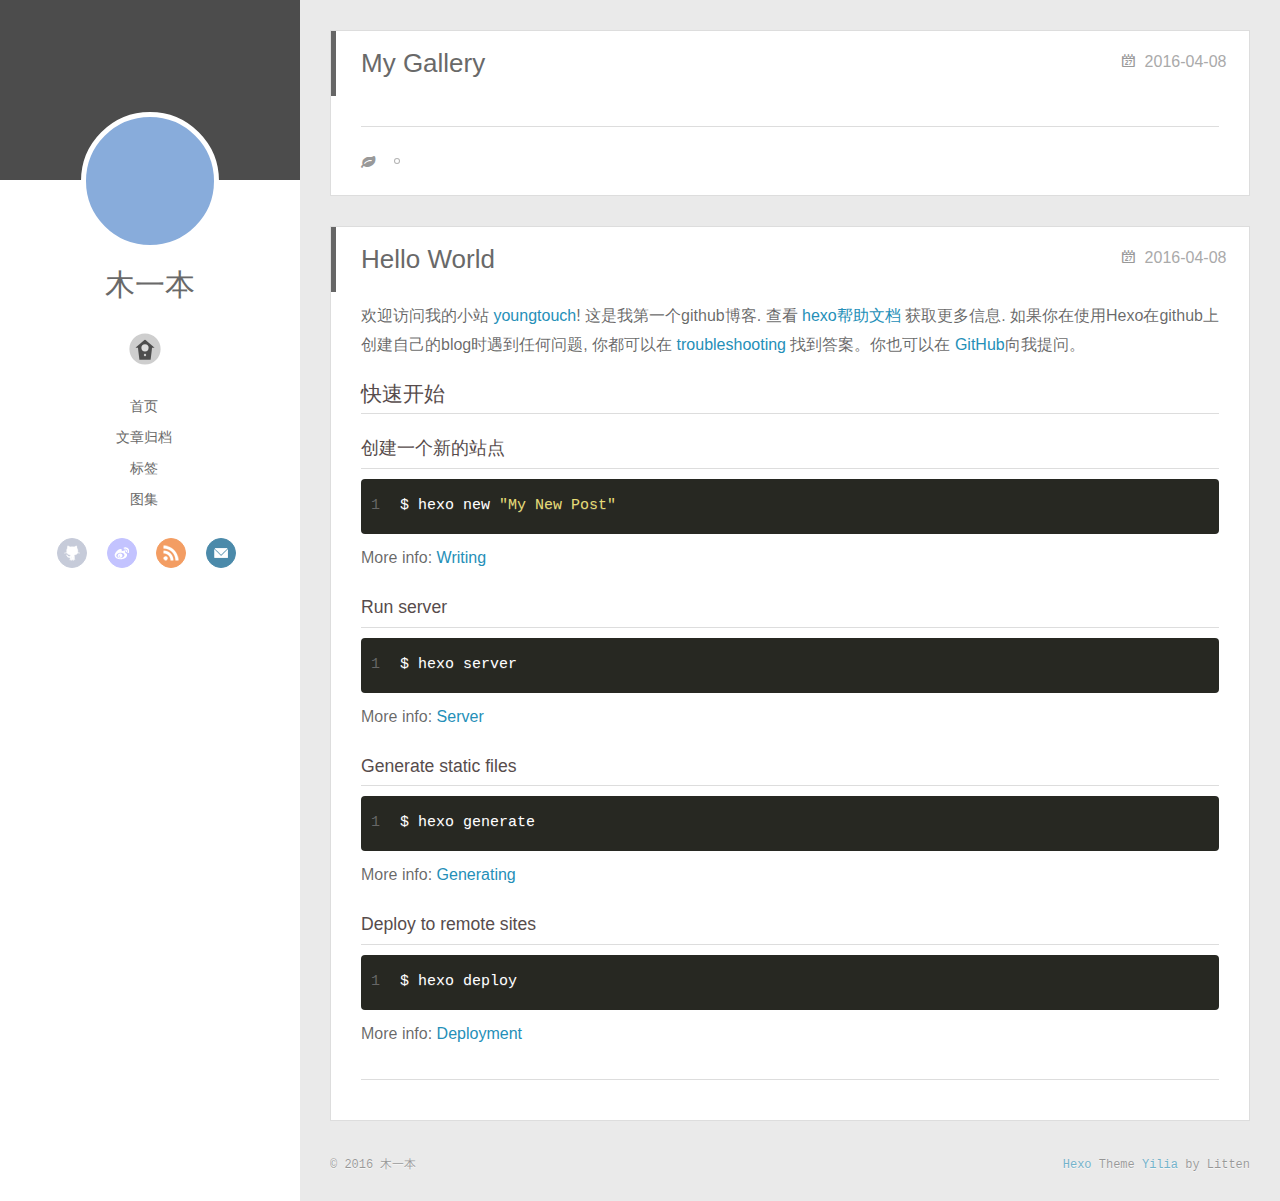
<file: index.html>
<!DOCTYPE html>
<html>
<head>
  <meta charset="utf-8">
  
  <meta http-equiv="X-UA-Compatible" content="IE=edge" >
  <title>YOUNGTOUCH</title>
  <meta name="viewport" content="width=device-width, initial-scale=1, maximum-scale=1">
  <meta name="description">
<meta property="og:type" content="website">
<meta property="og:title" content="YOUNGTOUCH">
<meta property="og:url" content="http://youngtouch.cn/index.html">
<meta property="og:site_name" content="YOUNGTOUCH">
<meta property="og:description">
<meta name="twitter:card" content="summary">
<meta name="twitter:title" content="YOUNGTOUCH">
<meta name="twitter:description">
  
    <link rel="alternative" href="/atom.xml" title="YOUNGTOUCH" type="application/atom+xml">
  
  
    <link rel="icon" href="/favicon.png">
  
  <link rel="stylesheet" href="/css/style.css">
</head>

<body>
  <div id="container">
    <div class="left-col">
    <div class="overlay"></div>
<div class="intrude-less">
	<header id="header" class="inner">
		<a href="/" class="profilepic">
			
			<img lazy-src="/img/author.jpg" class="js-avatar">
			
		</a>

		<hgroup>
		  <h1 class="header-author"><a href="/">木一本</a></h1>
		</hgroup>

		

		
			<div class="switch-btn">
				<div class="icon">
					<div class="icon-ctn">
						<div class="icon-wrap icon-house" data-idx="0">
							<div class="birdhouse"></div>
							<div class="birdhouse_holes"></div>
						</div>
						<div class="icon-wrap icon-ribbon hide" data-idx="1">
							<div class="ribbon"></div>
						</div>
						
						
						<div class="icon-wrap icon-me hide" data-idx="3">
							<div class="user"></div>
							<div class="shoulder"></div>
						</div>
						
					</div>
					
				</div>
				<div class="tips-box hide">
					<div class="tips-arrow"></div>
					<ul class="tips-inner">
						<li>菜单</li>
						<li>标签</li>
						
						
						<li>关于我</li>
						
					</ul>
				</div>
			</div>
		

		<div class="switch-area">
			<div class="switch-wrap">
				<section class="switch-part switch-part1">
					<nav class="header-menu">
						<ul>
						
							<li><a href="/">首页</a></li>
				        
							<li><a href="/archives">文章归档</a></li>
				        
							<li><a href="/tags/随笔">标签</a></li>
				        
							<li><a href="/Gallery/图集">图集</a></li>
				        
						</ul>
					</nav>
					<nav class="header-nav">
						<div class="social">
							
								<a class="github" target="_blank" href="#" title="github">github</a>
					        
								<a class="weibo" target="_blank" href="#" title="weibo">weibo</a>
					        
								<a class="rss" target="_blank" href="#" title="rss">rss</a>
					        
								<a class="mail" target="_blank" href="/muyibenjun@163.com" title="mail">mail</a>
					        
						</div>
					</nav>
				</section>
				
				
				<section class="switch-part switch-part2">
					<div class="widget tagcloud" id="js-tagcloud">
						<a href="/tags/hexo/" style="font-size: 10px;">hexo</a>
					</div>
				</section>
				
				
				

				
				
				<section class="switch-part switch-part3">
				
					<div id="js-aboutme">在下touch.man,请问有何贵干？</div>
				</section>
				
			</div>
		</div>
	</header>				
</div>

    </div>
    <div class="mid-col">
      <nav id="mobile-nav">
  	<div class="overlay">
  		<div class="slider-trigger"></div>
  		<h1 class="header-author js-mobile-header hide">木一本</h1>
  	</div>
	<div class="intrude-less">
		<header id="header" class="inner">
			<div class="profilepic">
			
				<img lazy-src="/img/author.jpg" class="js-avatar">
			
			</div>
			<hgroup>
			  <h1 class="header-author">木一本</h1>
			</hgroup>
			
			<nav class="header-menu">
				<ul>
				
					<li><a href="/">首页</a></li>
		        
					<li><a href="/archives">文章归档</a></li>
		        
					<li><a href="/tags/随笔">标签</a></li>
		        
					<li><a href="/Gallery/图集">图集</a></li>
		        
		        <div class="clearfix"></div>
				</ul>
			</nav>
			<nav class="header-nav">
				<div class="social">
					
						<a class="github" target="_blank" href="#" title="github">github</a>
			        
						<a class="weibo" target="_blank" href="#" title="weibo">weibo</a>
			        
						<a class="rss" target="_blank" href="#" title="rss">rss</a>
			        
						<a class="mail" target="_blank" href="/muyibenjun@163.com" title="mail">mail</a>
			        
				</div>
			</nav>
		</header>				
	</div>
</nav>

      <div class="body-wrap">
  
    <article id="photo-My-Gallery" class="article article-type-photo" itemscope itemprop="blogPost">
  
    <div class="article-meta">
      <a href="/2016/04/08/My-Gallery/" class="article-date">
  	<time datetime="2016-04-08T13:27:25.000Z" itemprop="datePublished">2016-04-08</time>
</a>
    </div>
  
  <div class="article-inner">
    
      <input type="hidden" class="isFancy" />
    
    
      <header class="article-header">
        
  
    <h1 itemprop="name">
      <a class="article-title" href="/2016/04/08/My-Gallery/">My Gallery</a>
    </h1>
  

      </header>
      
    
    <div class="article-entry" itemprop="articleBody">
      
        
      
    </div>
    
    <div class="article-info article-info-index">
      
      
	<div class="article-tag tagcloud">
		<ul class="article-tag-list"><li class="article-tag-list-item"><a class="article-tag-list-link" href="/tags/hexo/">hexo</a></li></ul>
	</div>

      

      
      <div class="clearfix"></div>
    </div>
    
  </div>
  
</article>









  
    <article id="post-hello-world" class="article article-type-post" itemscope itemprop="blogPost">
  
    <div class="article-meta">
      <a href="/2016/04/08/hello-world/" class="article-date">
  	<time datetime="2016-04-08T11:48:18.084Z" itemprop="datePublished">2016-04-08</time>
</a>
    </div>
  
  <div class="article-inner">
    
      <input type="hidden" class="isFancy" />
    
    
      <header class="article-header">
        
  
    <h1 itemprop="name">
      <a class="article-title" href="/2016/04/08/hello-world/">Hello World</a>
    </h1>
  

      </header>
      
    
    <div class="article-entry" itemprop="articleBody">
      
        <p>欢迎访问我的小站 <a href="https://muyiben.github.io/" target="_blank" rel="external">youngtouch</a>! 这是我第一个github博客. 查看 <a href="https://hexo.io/docs/" target="_blank" rel="external">hexo帮助文档</a> 获取更多信息. 如果你在使用Hexo在github上创建自己的blog时遇到任何问题, 你都可以在 <a href="https://hexo.io/docs/troubleshooting.html" target="_blank" rel="external">troubleshooting</a> 找到答案。你也可以在 <a href="https://github.com/hexojs/hexo/issues" target="_blank" rel="external">GitHub</a>向我提问。</p>
<h2 id="快速开始"><a href="#快速开始" class="headerlink" title="快速开始"></a>快速开始</h2><h3 id="创建一个新的站点"><a href="#创建一个新的站点" class="headerlink" title="创建一个新的站点"></a>创建一个新的站点</h3><figure class="highlight bash"><table><tr><td class="gutter"><pre><span class="line">1</span><br></pre></td><td class="code"><pre><span class="line">$ hexo new <span class="string">"My New Post"</span></span><br></pre></td></tr></table></figure>
<p>More info: <a href="https://hexo.io/docs/writing.html" target="_blank" rel="external">Writing</a></p>
<h3 id="Run-server"><a href="#Run-server" class="headerlink" title="Run server"></a>Run server</h3><figure class="highlight bash"><table><tr><td class="gutter"><pre><span class="line">1</span><br></pre></td><td class="code"><pre><span class="line">$ hexo server</span><br></pre></td></tr></table></figure>
<p>More info: <a href="https://hexo.io/docs/server.html" target="_blank" rel="external">Server</a></p>
<h3 id="Generate-static-files"><a href="#Generate-static-files" class="headerlink" title="Generate static files"></a>Generate static files</h3><figure class="highlight bash"><table><tr><td class="gutter"><pre><span class="line">1</span><br></pre></td><td class="code"><pre><span class="line">$ hexo generate</span><br></pre></td></tr></table></figure>
<p>More info: <a href="https://hexo.io/docs/generating.html" target="_blank" rel="external">Generating</a></p>
<h3 id="Deploy-to-remote-sites"><a href="#Deploy-to-remote-sites" class="headerlink" title="Deploy to remote sites"></a>Deploy to remote sites</h3><figure class="highlight bash"><table><tr><td class="gutter"><pre><span class="line">1</span><br></pre></td><td class="code"><pre><span class="line">$ hexo deploy</span><br></pre></td></tr></table></figure>
<p>More info: <a href="https://hexo.io/docs/deployment.html" target="_blank" rel="external">Deployment</a></p>

      
    </div>
    
    <div class="article-info article-info-index">
      
      
      

      
      <div class="clearfix"></div>
    </div>
    
  </div>
  
</article>









  
  
</div>
      <footer id="footer">
  <div class="outer">
    <div id="footer-info">
    	<div class="footer-left">
    		&copy; 2016 木一本
    	</div>
      	<div class="footer-right">
      		<a href="http://hexo.io/" target="_blank">Hexo</a>  Theme <a href="https://github.com/litten/hexo-theme-yilia" target="_blank">Yilia</a> by Litten
      	</div>
    </div>
  </div>
</footer>
    </div>
    
  <link rel="stylesheet" href="/fancybox/jquery.fancybox.css">


<script>
	var yiliaConfig = {
		fancybox: true,
		mathjax: true,
		animate: true,
		isHome: true,
		isPost: false,
		isArchive: false,
		isTag: false,
		isCategory: false,
		open_in_new: false
	}
</script>
<script src="http://7.url.cn/edu/jslib/comb/require-2.1.6,jquery-1.9.1.min.js"></script>
<script src="/js/main.js"></script>






<script type="text/x-mathjax-config">
MathJax.Hub.Config({
    tex2jax: {
        inlineMath: [ ['$','$'], ["\\(","\\)"]  ],
        processEscapes: true,
        skipTags: ['script', 'noscript', 'style', 'textarea', 'pre', 'code']
    }
});

MathJax.Hub.Queue(function() {
    var all = MathJax.Hub.getAllJax(), i;
    for(i=0; i < all.length; i += 1) {
        all[i].SourceElement().parentNode.className += ' has-jax';                 
    }       
});
</script>

<script type="text/javascript" src="http://cdn.mathjax.org/mathjax/latest/MathJax.js?config=TeX-AMS-MML_HTMLorMML">
</script>


  </div>
</body>
</html>
</file>
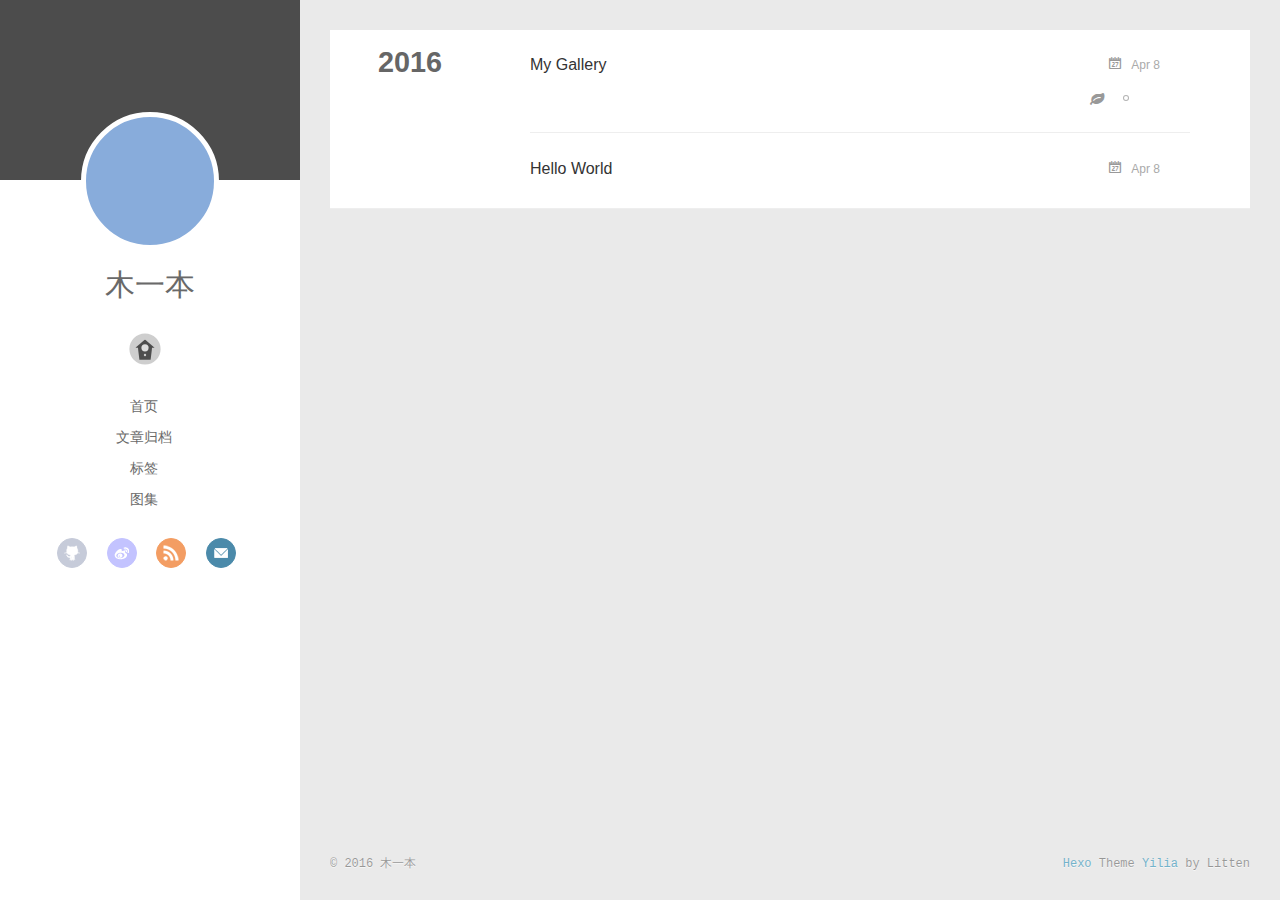
<file: archives/index.html>
<!DOCTYPE html>
<html>
<head>
  <meta charset="utf-8">
  
  <meta http-equiv="X-UA-Compatible" content="IE=edge" >
  <title>Archives | YOUNGTOUCH</title>
  <meta name="viewport" content="width=device-width, initial-scale=1, maximum-scale=1">
  <meta name="description">
<meta property="og:type" content="website">
<meta property="og:title" content="YOUNGTOUCH">
<meta property="og:url" content="http://youngtouch.cn/archives/index.html">
<meta property="og:site_name" content="YOUNGTOUCH">
<meta property="og:description">
<meta name="twitter:card" content="summary">
<meta name="twitter:title" content="YOUNGTOUCH">
<meta name="twitter:description">
  
    <link rel="alternative" href="/atom.xml" title="YOUNGTOUCH" type="application/atom+xml">
  
  
    <link rel="icon" href="/favicon.png">
  
  <link rel="stylesheet" href="/css/style.css">
</head>

<body>
  <div id="container">
    <div class="left-col">
    <div class="overlay"></div>
<div class="intrude-less">
	<header id="header" class="inner">
		<a href="/" class="profilepic">
			
			<img lazy-src="/img/author.jpg" class="js-avatar">
			
		</a>

		<hgroup>
		  <h1 class="header-author"><a href="/">木一本</a></h1>
		</hgroup>

		

		
			<div class="switch-btn">
				<div class="icon">
					<div class="icon-ctn">
						<div class="icon-wrap icon-house" data-idx="0">
							<div class="birdhouse"></div>
							<div class="birdhouse_holes"></div>
						</div>
						<div class="icon-wrap icon-ribbon hide" data-idx="1">
							<div class="ribbon"></div>
						</div>
						
						
						<div class="icon-wrap icon-me hide" data-idx="3">
							<div class="user"></div>
							<div class="shoulder"></div>
						</div>
						
					</div>
					
				</div>
				<div class="tips-box hide">
					<div class="tips-arrow"></div>
					<ul class="tips-inner">
						<li>菜单</li>
						<li>标签</li>
						
						
						<li>关于我</li>
						
					</ul>
				</div>
			</div>
		

		<div class="switch-area">
			<div class="switch-wrap">
				<section class="switch-part switch-part1">
					<nav class="header-menu">
						<ul>
						
							<li><a href="/">首页</a></li>
				        
							<li><a href="/archives">文章归档</a></li>
				        
							<li><a href="/tags/随笔">标签</a></li>
				        
							<li><a href="/Gallery/图集">图集</a></li>
				        
						</ul>
					</nav>
					<nav class="header-nav">
						<div class="social">
							
								<a class="github" target="_blank" href="#" title="github">github</a>
					        
								<a class="weibo" target="_blank" href="#" title="weibo">weibo</a>
					        
								<a class="rss" target="_blank" href="#" title="rss">rss</a>
					        
								<a class="mail" target="_blank" href="/muyibenjun@163.com" title="mail">mail</a>
					        
						</div>
					</nav>
				</section>
				
				
				<section class="switch-part switch-part2">
					<div class="widget tagcloud" id="js-tagcloud">
						<a href="/tags/hexo/" style="font-size: 10px;">hexo</a>
					</div>
				</section>
				
				
				

				
				
				<section class="switch-part switch-part3">
				
					<div id="js-aboutme">在下touch.man,请问有何贵干？</div>
				</section>
				
			</div>
		</div>
	</header>				
</div>

    </div>
    <div class="mid-col">
      <nav id="mobile-nav">
  	<div class="overlay">
  		<div class="slider-trigger"></div>
  		<h1 class="header-author js-mobile-header hide">木一本</h1>
  	</div>
	<div class="intrude-less">
		<header id="header" class="inner">
			<div class="profilepic">
			
				<img lazy-src="/img/author.jpg" class="js-avatar">
			
			</div>
			<hgroup>
			  <h1 class="header-author">木一本</h1>
			</hgroup>
			
			<nav class="header-menu">
				<ul>
				
					<li><a href="/">首页</a></li>
		        
					<li><a href="/archives">文章归档</a></li>
		        
					<li><a href="/tags/随笔">标签</a></li>
		        
					<li><a href="/Gallery/图集">图集</a></li>
		        
		        <div class="clearfix"></div>
				</ul>
			</nav>
			<nav class="header-nav">
				<div class="social">
					
						<a class="github" target="_blank" href="#" title="github">github</a>
			        
						<a class="weibo" target="_blank" href="#" title="weibo">weibo</a>
			        
						<a class="rss" target="_blank" href="#" title="rss">rss</a>
			        
						<a class="mail" target="_blank" href="/muyibenjun@163.com" title="mail">mail</a>
			        
				</div>
			</nav>
		</header>				
	</div>
</nav>

      <div class="body-wrap">
  
  
    
    
      
      
      <section class="archives-wrap">
        <div class="archive-year-wrap">
          <a href="/archives/2016" class="archive-year">2016</a>
        </div>
        <div class="archives">
    
    <article class="archive-article archive-type-photo">
  <div class="archive-article-inner">
    <header class="archive-article-header">
      	<div class="article-meta">
	      	<a href="/2016/04/08/My-Gallery/" class="archive-article-date">
  	<time datetime="2016-04-08T13:27:25.000Z" itemprop="datePublished">Apr 8</time>
</a>
        </div>
    	 
  
    <h1 itemprop="name">
      <a class="archive-article-title" href="/2016/04/08/My-Gallery/">My Gallery</a>
    </h1>
  

        <div class="article-info info-on-right">
          
	<div class="article-tag tagcloud">
		<ul class="article-tag-list"><li class="article-tag-list-item"><a class="article-tag-list-link" href="/tags/hexo/">hexo</a></li></ul>
	</div>

          

        </div>
        <div class="clearfix"></div>
    </header>
  </div>
</article>
  
    
    
    <article class="archive-article archive-type-post">
  <div class="archive-article-inner">
    <header class="archive-article-header">
      	<div class="article-meta">
	      	<a href="/2016/04/08/hello-world/" class="archive-article-date">
  	<time datetime="2016-04-08T11:48:18.084Z" itemprop="datePublished">Apr 8</time>
</a>
        </div>
    	 
  
    <h1 itemprop="name">
      <a class="archive-article-title" href="/2016/04/08/hello-world/">Hello World</a>
    </h1>
  

        <div class="article-info info-on-right">
          
          

        </div>
        <div class="clearfix"></div>
    </header>
  </div>
</article>
  
  
    </div></section>
  

    

</div>
      <footer id="footer">
  <div class="outer">
    <div id="footer-info">
    	<div class="footer-left">
    		&copy; 2016 木一本
    	</div>
      	<div class="footer-right">
      		<a href="http://hexo.io/" target="_blank">Hexo</a>  Theme <a href="https://github.com/litten/hexo-theme-yilia" target="_blank">Yilia</a> by Litten
      	</div>
    </div>
  </div>
</footer>
    </div>
    
  <link rel="stylesheet" href="/fancybox/jquery.fancybox.css">


<script>
	var yiliaConfig = {
		fancybox: true,
		mathjax: true,
		animate: true,
		isHome: false,
		isPost: false,
		isArchive: true,
		isTag: false,
		isCategory: false,
		open_in_new: false
	}
</script>
<script src="http://7.url.cn/edu/jslib/comb/require-2.1.6,jquery-1.9.1.min.js"></script>
<script src="/js/main.js"></script>






<script type="text/x-mathjax-config">
MathJax.Hub.Config({
    tex2jax: {
        inlineMath: [ ['$','$'], ["\\(","\\)"]  ],
        processEscapes: true,
        skipTags: ['script', 'noscript', 'style', 'textarea', 'pre', 'code']
    }
});

MathJax.Hub.Queue(function() {
    var all = MathJax.Hub.getAllJax(), i;
    for(i=0; i < all.length; i += 1) {
        all[i].SourceElement().parentNode.className += ' has-jax';                 
    }       
});
</script>

<script type="text/javascript" src="http://cdn.mathjax.org/mathjax/latest/MathJax.js?config=TeX-AMS-MML_HTMLorMML">
</script>


  </div>
</body>
</html>
</file>
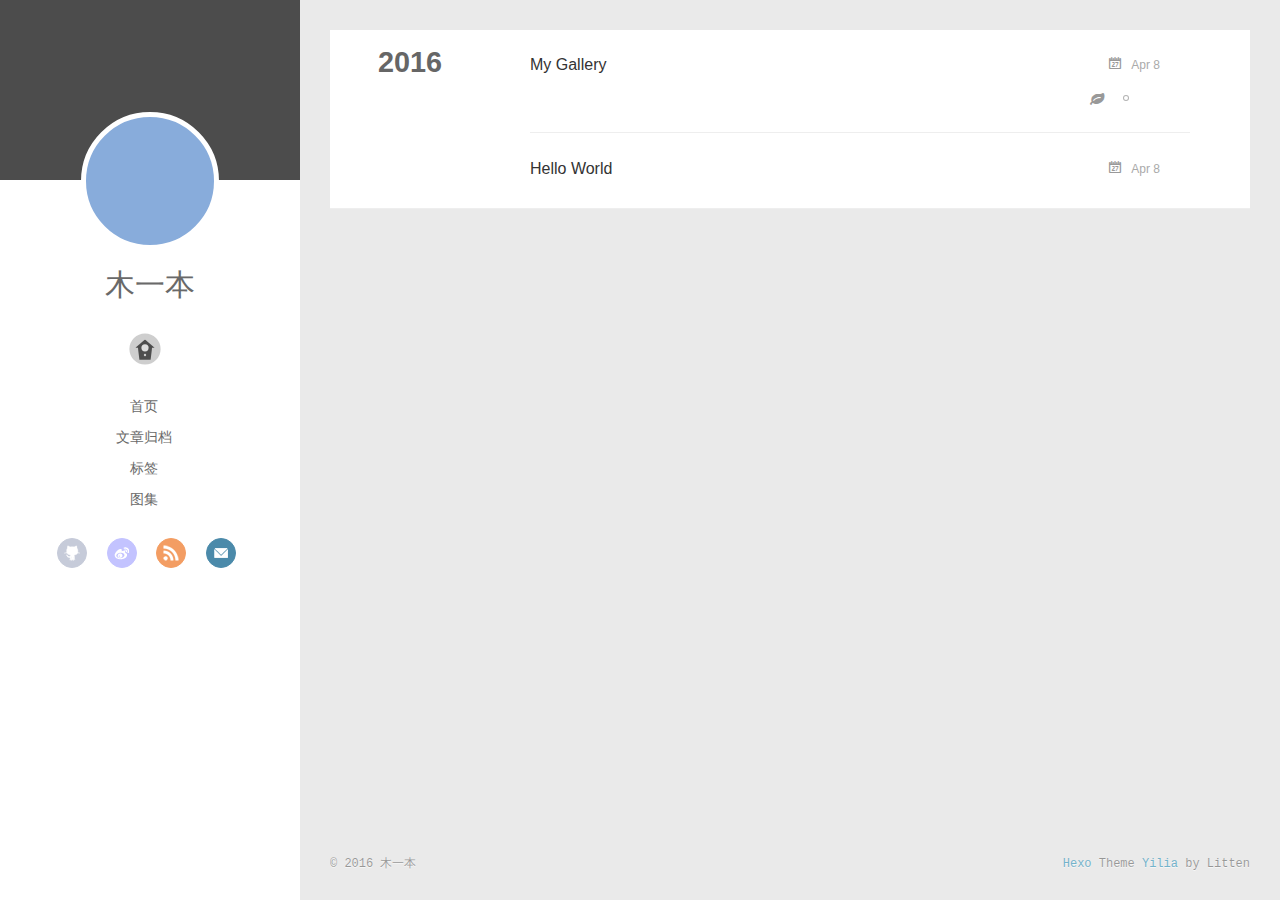
<file: archives/2016/index.html>
<!DOCTYPE html>
<html>
<head>
  <meta charset="utf-8">
  
  <meta http-equiv="X-UA-Compatible" content="IE=edge" >
  <title>Archives: 2016 | YOUNGTOUCH</title>
  <meta name="viewport" content="width=device-width, initial-scale=1, maximum-scale=1">
  <meta name="description">
<meta property="og:type" content="website">
<meta property="og:title" content="YOUNGTOUCH">
<meta property="og:url" content="http://youngtouch.cn/archives/2016/index.html">
<meta property="og:site_name" content="YOUNGTOUCH">
<meta property="og:description">
<meta name="twitter:card" content="summary">
<meta name="twitter:title" content="YOUNGTOUCH">
<meta name="twitter:description">
  
    <link rel="alternative" href="/atom.xml" title="YOUNGTOUCH" type="application/atom+xml">
  
  
    <link rel="icon" href="/favicon.png">
  
  <link rel="stylesheet" href="/css/style.css">
</head>

<body>
  <div id="container">
    <div class="left-col">
    <div class="overlay"></div>
<div class="intrude-less">
	<header id="header" class="inner">
		<a href="/" class="profilepic">
			
			<img lazy-src="/img/author.jpg" class="js-avatar">
			
		</a>

		<hgroup>
		  <h1 class="header-author"><a href="/">木一本</a></h1>
		</hgroup>

		

		
			<div class="switch-btn">
				<div class="icon">
					<div class="icon-ctn">
						<div class="icon-wrap icon-house" data-idx="0">
							<div class="birdhouse"></div>
							<div class="birdhouse_holes"></div>
						</div>
						<div class="icon-wrap icon-ribbon hide" data-idx="1">
							<div class="ribbon"></div>
						</div>
						
						
						<div class="icon-wrap icon-me hide" data-idx="3">
							<div class="user"></div>
							<div class="shoulder"></div>
						</div>
						
					</div>
					
				</div>
				<div class="tips-box hide">
					<div class="tips-arrow"></div>
					<ul class="tips-inner">
						<li>菜单</li>
						<li>标签</li>
						
						
						<li>关于我</li>
						
					</ul>
				</div>
			</div>
		

		<div class="switch-area">
			<div class="switch-wrap">
				<section class="switch-part switch-part1">
					<nav class="header-menu">
						<ul>
						
							<li><a href="/">首页</a></li>
				        
							<li><a href="/archives">文章归档</a></li>
				        
							<li><a href="/tags/随笔">标签</a></li>
				        
							<li><a href="/Gallery/图集">图集</a></li>
				        
						</ul>
					</nav>
					<nav class="header-nav">
						<div class="social">
							
								<a class="github" target="_blank" href="#" title="github">github</a>
					        
								<a class="weibo" target="_blank" href="#" title="weibo">weibo</a>
					        
								<a class="rss" target="_blank" href="#" title="rss">rss</a>
					        
								<a class="mail" target="_blank" href="/muyibenjun@163.com" title="mail">mail</a>
					        
						</div>
					</nav>
				</section>
				
				
				<section class="switch-part switch-part2">
					<div class="widget tagcloud" id="js-tagcloud">
						<a href="/tags/hexo/" style="font-size: 10px;">hexo</a>
					</div>
				</section>
				
				
				

				
				
				<section class="switch-part switch-part3">
				
					<div id="js-aboutme">在下touch.man,请问有何贵干？</div>
				</section>
				
			</div>
		</div>
	</header>				
</div>

    </div>
    <div class="mid-col">
      <nav id="mobile-nav">
  	<div class="overlay">
  		<div class="slider-trigger"></div>
  		<h1 class="header-author js-mobile-header hide">木一本</h1>
  	</div>
	<div class="intrude-less">
		<header id="header" class="inner">
			<div class="profilepic">
			
				<img lazy-src="/img/author.jpg" class="js-avatar">
			
			</div>
			<hgroup>
			  <h1 class="header-author">木一本</h1>
			</hgroup>
			
			<nav class="header-menu">
				<ul>
				
					<li><a href="/">首页</a></li>
		        
					<li><a href="/archives">文章归档</a></li>
		        
					<li><a href="/tags/随笔">标签</a></li>
		        
					<li><a href="/Gallery/图集">图集</a></li>
		        
		        <div class="clearfix"></div>
				</ul>
			</nav>
			<nav class="header-nav">
				<div class="social">
					
						<a class="github" target="_blank" href="#" title="github">github</a>
			        
						<a class="weibo" target="_blank" href="#" title="weibo">weibo</a>
			        
						<a class="rss" target="_blank" href="#" title="rss">rss</a>
			        
						<a class="mail" target="_blank" href="/muyibenjun@163.com" title="mail">mail</a>
			        
				</div>
			</nav>
		</header>				
	</div>
</nav>

      <div class="body-wrap">
  
  
    
    
      
      
      <section class="archives-wrap">
        <div class="archive-year-wrap">
          <a href="/archives/2016" class="archive-year">2016</a>
        </div>
        <div class="archives">
    
    <article class="archive-article archive-type-photo">
  <div class="archive-article-inner">
    <header class="archive-article-header">
      	<div class="article-meta">
	      	<a href="/2016/04/08/My-Gallery/" class="archive-article-date">
  	<time datetime="2016-04-08T13:27:25.000Z" itemprop="datePublished">Apr 8</time>
</a>
        </div>
    	 
  
    <h1 itemprop="name">
      <a class="archive-article-title" href="/2016/04/08/My-Gallery/">My Gallery</a>
    </h1>
  

        <div class="article-info info-on-right">
          
	<div class="article-tag tagcloud">
		<ul class="article-tag-list"><li class="article-tag-list-item"><a class="article-tag-list-link" href="/tags/hexo/">hexo</a></li></ul>
	</div>

          

        </div>
        <div class="clearfix"></div>
    </header>
  </div>
</article>
  
    
    
    <article class="archive-article archive-type-post">
  <div class="archive-article-inner">
    <header class="archive-article-header">
      	<div class="article-meta">
	      	<a href="/2016/04/08/hello-world/" class="archive-article-date">
  	<time datetime="2016-04-08T11:48:18.084Z" itemprop="datePublished">Apr 8</time>
</a>
        </div>
    	 
  
    <h1 itemprop="name">
      <a class="archive-article-title" href="/2016/04/08/hello-world/">Hello World</a>
    </h1>
  

        <div class="article-info info-on-right">
          
          

        </div>
        <div class="clearfix"></div>
    </header>
  </div>
</article>
  
  
    </div></section>
  

    

</div>
      <footer id="footer">
  <div class="outer">
    <div id="footer-info">
    	<div class="footer-left">
    		&copy; 2016 木一本
    	</div>
      	<div class="footer-right">
      		<a href="http://hexo.io/" target="_blank">Hexo</a>  Theme <a href="https://github.com/litten/hexo-theme-yilia" target="_blank">Yilia</a> by Litten
      	</div>
    </div>
  </div>
</footer>
    </div>
    
  <link rel="stylesheet" href="/fancybox/jquery.fancybox.css">


<script>
	var yiliaConfig = {
		fancybox: true,
		mathjax: true,
		animate: true,
		isHome: false,
		isPost: false,
		isArchive: true,
		isTag: false,
		isCategory: false,
		open_in_new: false
	}
</script>
<script src="http://7.url.cn/edu/jslib/comb/require-2.1.6,jquery-1.9.1.min.js"></script>
<script src="/js/main.js"></script>






<script type="text/x-mathjax-config">
MathJax.Hub.Config({
    tex2jax: {
        inlineMath: [ ['$','$'], ["\\(","\\)"]  ],
        processEscapes: true,
        skipTags: ['script', 'noscript', 'style', 'textarea', 'pre', 'code']
    }
});

MathJax.Hub.Queue(function() {
    var all = MathJax.Hub.getAllJax(), i;
    for(i=0; i < all.length; i += 1) {
        all[i].SourceElement().parentNode.className += ' has-jax';                 
    }       
});
</script>

<script type="text/javascript" src="http://cdn.mathjax.org/mathjax/latest/MathJax.js?config=TeX-AMS-MML_HTMLorMML">
</script>


  </div>
</body>
</html>
</file>
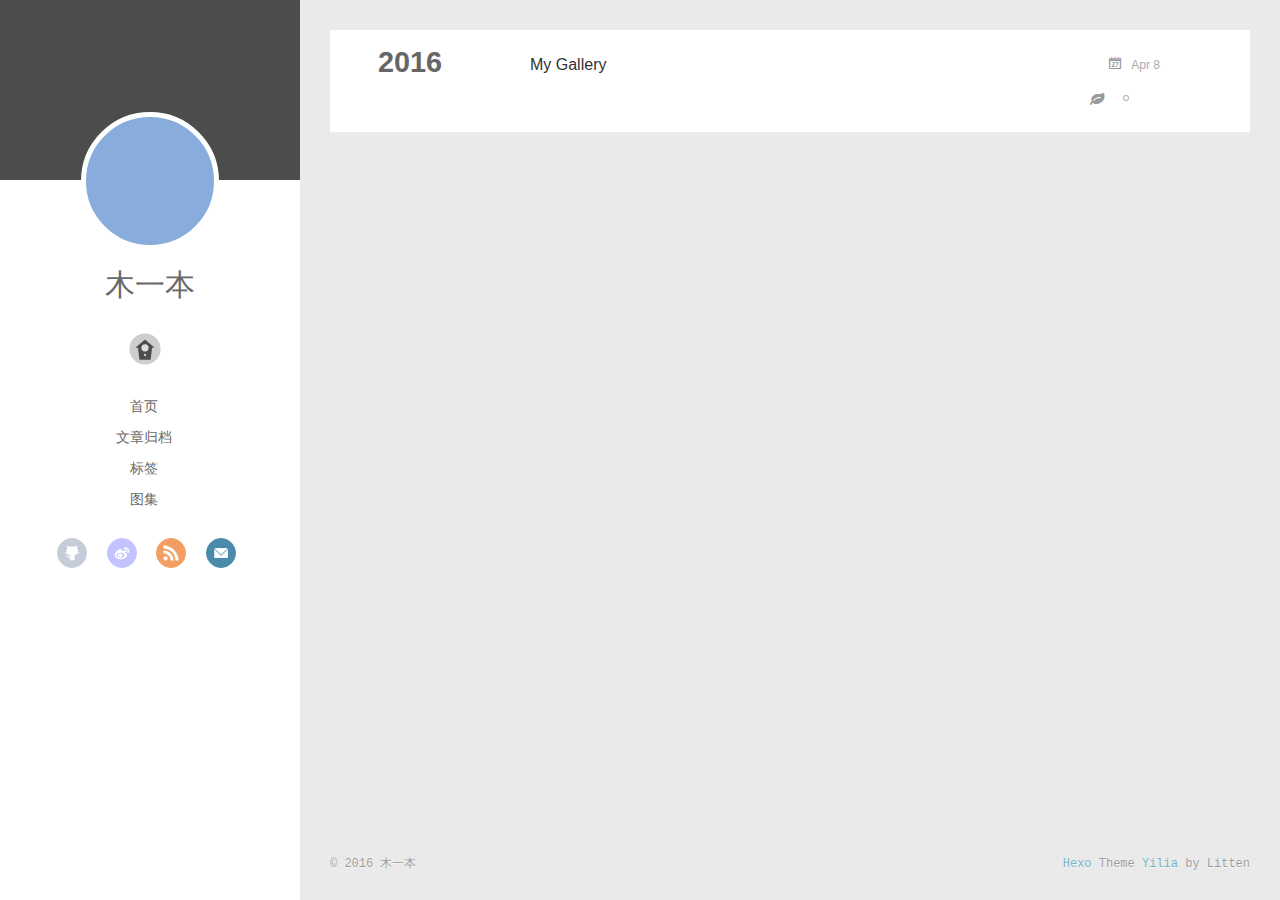
<file: tags/hexo/index.html>
<!DOCTYPE html>
<html>
<head>
  <meta charset="utf-8">
  
  <meta http-equiv="X-UA-Compatible" content="IE=edge" >
  <title>Tag: hexo | YOUNGTOUCH</title>
  <meta name="viewport" content="width=device-width, initial-scale=1, maximum-scale=1">
  <meta name="description">
<meta property="og:type" content="website">
<meta property="og:title" content="YOUNGTOUCH">
<meta property="og:url" content="http://youngtouch.cn/tags/hexo/index.html">
<meta property="og:site_name" content="YOUNGTOUCH">
<meta property="og:description">
<meta name="twitter:card" content="summary">
<meta name="twitter:title" content="YOUNGTOUCH">
<meta name="twitter:description">
  
    <link rel="alternative" href="/atom.xml" title="YOUNGTOUCH" type="application/atom+xml">
  
  
    <link rel="icon" href="/favicon.png">
  
  <link rel="stylesheet" href="/css/style.css">
</head>

<body>
  <div id="container">
    <div class="left-col">
    <div class="overlay"></div>
<div class="intrude-less">
	<header id="header" class="inner">
		<a href="/" class="profilepic">
			
			<img lazy-src="/img/author.jpg" class="js-avatar">
			
		</a>

		<hgroup>
		  <h1 class="header-author"><a href="/">木一本</a></h1>
		</hgroup>

		

		
			<div class="switch-btn">
				<div class="icon">
					<div class="icon-ctn">
						<div class="icon-wrap icon-house" data-idx="0">
							<div class="birdhouse"></div>
							<div class="birdhouse_holes"></div>
						</div>
						<div class="icon-wrap icon-ribbon hide" data-idx="1">
							<div class="ribbon"></div>
						</div>
						
						
						<div class="icon-wrap icon-me hide" data-idx="3">
							<div class="user"></div>
							<div class="shoulder"></div>
						</div>
						
					</div>
					
				</div>
				<div class="tips-box hide">
					<div class="tips-arrow"></div>
					<ul class="tips-inner">
						<li>菜单</li>
						<li>标签</li>
						
						
						<li>关于我</li>
						
					</ul>
				</div>
			</div>
		

		<div class="switch-area">
			<div class="switch-wrap">
				<section class="switch-part switch-part1">
					<nav class="header-menu">
						<ul>
						
							<li><a href="/">首页</a></li>
				        
							<li><a href="/archives">文章归档</a></li>
				        
							<li><a href="/tags/随笔">标签</a></li>
				        
							<li><a href="/Gallery/图集">图集</a></li>
				        
						</ul>
					</nav>
					<nav class="header-nav">
						<div class="social">
							
								<a class="github" target="_blank" href="#" title="github">github</a>
					        
								<a class="weibo" target="_blank" href="#" title="weibo">weibo</a>
					        
								<a class="rss" target="_blank" href="#" title="rss">rss</a>
					        
								<a class="mail" target="_blank" href="/muyibenjun@163.com" title="mail">mail</a>
					        
						</div>
					</nav>
				</section>
				
				
				<section class="switch-part switch-part2">
					<div class="widget tagcloud" id="js-tagcloud">
						<a href="/tags/hexo/" style="font-size: 10px;">hexo</a>
					</div>
				</section>
				
				
				

				
				
				<section class="switch-part switch-part3">
				
					<div id="js-aboutme">在下touch.man,请问有何贵干？</div>
				</section>
				
			</div>
		</div>
	</header>				
</div>

    </div>
    <div class="mid-col">
      <nav id="mobile-nav">
  	<div class="overlay">
  		<div class="slider-trigger"></div>
  		<h1 class="header-author js-mobile-header hide">木一本</h1>
  	</div>
	<div class="intrude-less">
		<header id="header" class="inner">
			<div class="profilepic">
			
				<img lazy-src="/img/author.jpg" class="js-avatar">
			
			</div>
			<hgroup>
			  <h1 class="header-author">木一本</h1>
			</hgroup>
			
			<nav class="header-menu">
				<ul>
				
					<li><a href="/">首页</a></li>
		        
					<li><a href="/archives">文章归档</a></li>
		        
					<li><a href="/tags/随笔">标签</a></li>
		        
					<li><a href="/Gallery/图集">图集</a></li>
		        
		        <div class="clearfix"></div>
				</ul>
			</nav>
			<nav class="header-nav">
				<div class="social">
					
						<a class="github" target="_blank" href="#" title="github">github</a>
			        
						<a class="weibo" target="_blank" href="#" title="weibo">weibo</a>
			        
						<a class="rss" target="_blank" href="#" title="rss">rss</a>
			        
						<a class="mail" target="_blank" href="/muyibenjun@163.com" title="mail">mail</a>
			        
				</div>
			</nav>
		</header>				
	</div>
</nav>

      <div class="body-wrap">
  
  
    
    
      
      
      <section class="archives-wrap">
        <div class="archive-year-wrap">
          <a href="/archives/2016" class="archive-year">2016</a>
        </div>
        <div class="archives">
    
    <article class="archive-article archive-type-photo">
  <div class="archive-article-inner">
    <header class="archive-article-header">
      	<div class="article-meta">
	      	<a href="/2016/04/08/My-Gallery/" class="archive-article-date">
  	<time datetime="2016-04-08T13:27:25.000Z" itemprop="datePublished">Apr 8</time>
</a>
        </div>
    	 
  
    <h1 itemprop="name">
      <a class="archive-article-title" href="/2016/04/08/My-Gallery/">My Gallery</a>
    </h1>
  

        <div class="article-info info-on-right">
          
	<div class="article-tag tagcloud">
		<ul class="article-tag-list"><li class="article-tag-list-item"><a class="article-tag-list-link" href="/tags/hexo/">hexo</a></li></ul>
	</div>

          

        </div>
        <div class="clearfix"></div>
    </header>
  </div>
</article>
  
  
    </div></section>
  

    

</div>
      <footer id="footer">
  <div class="outer">
    <div id="footer-info">
    	<div class="footer-left">
    		&copy; 2016 木一本
    	</div>
      	<div class="footer-right">
      		<a href="http://hexo.io/" target="_blank">Hexo</a>  Theme <a href="https://github.com/litten/hexo-theme-yilia" target="_blank">Yilia</a> by Litten
      	</div>
    </div>
  </div>
</footer>
    </div>
    
  <link rel="stylesheet" href="/fancybox/jquery.fancybox.css">


<script>
	var yiliaConfig = {
		fancybox: true,
		mathjax: true,
		animate: true,
		isHome: false,
		isPost: false,
		isArchive: false,
		isTag: true,
		isCategory: false,
		open_in_new: false
	}
</script>
<script src="http://7.url.cn/edu/jslib/comb/require-2.1.6,jquery-1.9.1.min.js"></script>
<script src="/js/main.js"></script>






<script type="text/x-mathjax-config">
MathJax.Hub.Config({
    tex2jax: {
        inlineMath: [ ['$','$'], ["\\(","\\)"]  ],
        processEscapes: true,
        skipTags: ['script', 'noscript', 'style', 'textarea', 'pre', 'code']
    }
});

MathJax.Hub.Queue(function() {
    var all = MathJax.Hub.getAllJax(), i;
    for(i=0; i < all.length; i += 1) {
        all[i].SourceElement().parentNode.className += ' has-jax';                 
    }       
});
</script>

<script type="text/javascript" src="http://cdn.mathjax.org/mathjax/latest/MathJax.js?config=TeX-AMS-MML_HTMLorMML">
</script>


  </div>
</body>
</html>
</file>
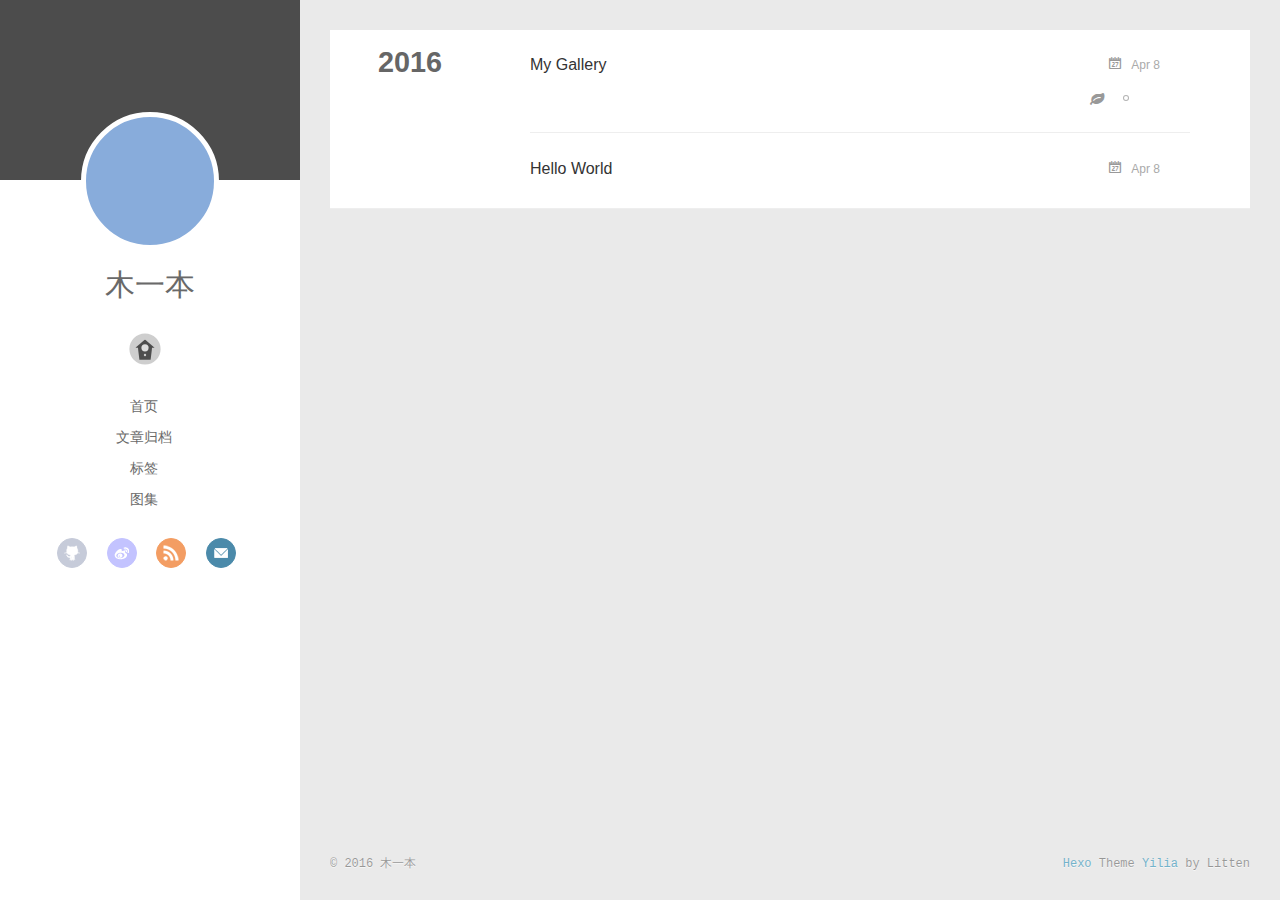
<file: archives/2016/04/index.html>
<!DOCTYPE html>
<html>
<head>
  <meta charset="utf-8">
  
  <meta http-equiv="X-UA-Compatible" content="IE=edge" >
  <title>Archives: 2016/4 | YOUNGTOUCH</title>
  <meta name="viewport" content="width=device-width, initial-scale=1, maximum-scale=1">
  <meta name="description">
<meta property="og:type" content="website">
<meta property="og:title" content="YOUNGTOUCH">
<meta property="og:url" content="http://youngtouch.cn/archives/2016/04/index.html">
<meta property="og:site_name" content="YOUNGTOUCH">
<meta property="og:description">
<meta name="twitter:card" content="summary">
<meta name="twitter:title" content="YOUNGTOUCH">
<meta name="twitter:description">
  
    <link rel="alternative" href="/atom.xml" title="YOUNGTOUCH" type="application/atom+xml">
  
  
    <link rel="icon" href="/favicon.png">
  
  <link rel="stylesheet" href="/css/style.css">
</head>

<body>
  <div id="container">
    <div class="left-col">
    <div class="overlay"></div>
<div class="intrude-less">
	<header id="header" class="inner">
		<a href="/" class="profilepic">
			
			<img lazy-src="/img/author.jpg" class="js-avatar">
			
		</a>

		<hgroup>
		  <h1 class="header-author"><a href="/">木一本</a></h1>
		</hgroup>

		

		
			<div class="switch-btn">
				<div class="icon">
					<div class="icon-ctn">
						<div class="icon-wrap icon-house" data-idx="0">
							<div class="birdhouse"></div>
							<div class="birdhouse_holes"></div>
						</div>
						<div class="icon-wrap icon-ribbon hide" data-idx="1">
							<div class="ribbon"></div>
						</div>
						
						
						<div class="icon-wrap icon-me hide" data-idx="3">
							<div class="user"></div>
							<div class="shoulder"></div>
						</div>
						
					</div>
					
				</div>
				<div class="tips-box hide">
					<div class="tips-arrow"></div>
					<ul class="tips-inner">
						<li>菜单</li>
						<li>标签</li>
						
						
						<li>关于我</li>
						
					</ul>
				</div>
			</div>
		

		<div class="switch-area">
			<div class="switch-wrap">
				<section class="switch-part switch-part1">
					<nav class="header-menu">
						<ul>
						
							<li><a href="/">首页</a></li>
				        
							<li><a href="/archives">文章归档</a></li>
				        
							<li><a href="/tags/随笔">标签</a></li>
				        
							<li><a href="/Gallery/图集">图集</a></li>
				        
						</ul>
					</nav>
					<nav class="header-nav">
						<div class="social">
							
								<a class="github" target="_blank" href="#" title="github">github</a>
					        
								<a class="weibo" target="_blank" href="#" title="weibo">weibo</a>
					        
								<a class="rss" target="_blank" href="#" title="rss">rss</a>
					        
								<a class="mail" target="_blank" href="/muyibenjun@163.com" title="mail">mail</a>
					        
						</div>
					</nav>
				</section>
				
				
				<section class="switch-part switch-part2">
					<div class="widget tagcloud" id="js-tagcloud">
						<a href="/tags/hexo/" style="font-size: 10px;">hexo</a>
					</div>
				</section>
				
				
				

				
				
				<section class="switch-part switch-part3">
				
					<div id="js-aboutme">在下touch.man,请问有何贵干？</div>
				</section>
				
			</div>
		</div>
	</header>				
</div>

    </div>
    <div class="mid-col">
      <nav id="mobile-nav">
  	<div class="overlay">
  		<div class="slider-trigger"></div>
  		<h1 class="header-author js-mobile-header hide">木一本</h1>
  	</div>
	<div class="intrude-less">
		<header id="header" class="inner">
			<div class="profilepic">
			
				<img lazy-src="/img/author.jpg" class="js-avatar">
			
			</div>
			<hgroup>
			  <h1 class="header-author">木一本</h1>
			</hgroup>
			
			<nav class="header-menu">
				<ul>
				
					<li><a href="/">首页</a></li>
		        
					<li><a href="/archives">文章归档</a></li>
		        
					<li><a href="/tags/随笔">标签</a></li>
		        
					<li><a href="/Gallery/图集">图集</a></li>
		        
		        <div class="clearfix"></div>
				</ul>
			</nav>
			<nav class="header-nav">
				<div class="social">
					
						<a class="github" target="_blank" href="#" title="github">github</a>
			        
						<a class="weibo" target="_blank" href="#" title="weibo">weibo</a>
			        
						<a class="rss" target="_blank" href="#" title="rss">rss</a>
			        
						<a class="mail" target="_blank" href="/muyibenjun@163.com" title="mail">mail</a>
			        
				</div>
			</nav>
		</header>				
	</div>
</nav>

      <div class="body-wrap">
  
  
    
    
      
      
      <section class="archives-wrap">
        <div class="archive-year-wrap">
          <a href="/archives/2016" class="archive-year">2016</a>
        </div>
        <div class="archives">
    
    <article class="archive-article archive-type-photo">
  <div class="archive-article-inner">
    <header class="archive-article-header">
      	<div class="article-meta">
	      	<a href="/2016/04/08/My-Gallery/" class="archive-article-date">
  	<time datetime="2016-04-08T13:27:25.000Z" itemprop="datePublished">Apr 8</time>
</a>
        </div>
    	 
  
    <h1 itemprop="name">
      <a class="archive-article-title" href="/2016/04/08/My-Gallery/">My Gallery</a>
    </h1>
  

        <div class="article-info info-on-right">
          
	<div class="article-tag tagcloud">
		<ul class="article-tag-list"><li class="article-tag-list-item"><a class="article-tag-list-link" href="/tags/hexo/">hexo</a></li></ul>
	</div>

          

        </div>
        <div class="clearfix"></div>
    </header>
  </div>
</article>
  
    
    
    <article class="archive-article archive-type-post">
  <div class="archive-article-inner">
    <header class="archive-article-header">
      	<div class="article-meta">
	      	<a href="/2016/04/08/hello-world/" class="archive-article-date">
  	<time datetime="2016-04-08T11:48:18.084Z" itemprop="datePublished">Apr 8</time>
</a>
        </div>
    	 
  
    <h1 itemprop="name">
      <a class="archive-article-title" href="/2016/04/08/hello-world/">Hello World</a>
    </h1>
  

        <div class="article-info info-on-right">
          
          

        </div>
        <div class="clearfix"></div>
    </header>
  </div>
</article>
  
  
    </div></section>
  

    

</div>
      <footer id="footer">
  <div class="outer">
    <div id="footer-info">
    	<div class="footer-left">
    		&copy; 2016 木一本
    	</div>
      	<div class="footer-right">
      		<a href="http://hexo.io/" target="_blank">Hexo</a>  Theme <a href="https://github.com/litten/hexo-theme-yilia" target="_blank">Yilia</a> by Litten
      	</div>
    </div>
  </div>
</footer>
    </div>
    
  <link rel="stylesheet" href="/fancybox/jquery.fancybox.css">


<script>
	var yiliaConfig = {
		fancybox: true,
		mathjax: true,
		animate: true,
		isHome: false,
		isPost: false,
		isArchive: true,
		isTag: false,
		isCategory: false,
		open_in_new: false
	}
</script>
<script src="http://7.url.cn/edu/jslib/comb/require-2.1.6,jquery-1.9.1.min.js"></script>
<script src="/js/main.js"></script>






<script type="text/x-mathjax-config">
MathJax.Hub.Config({
    tex2jax: {
        inlineMath: [ ['$','$'], ["\\(","\\)"]  ],
        processEscapes: true,
        skipTags: ['script', 'noscript', 'style', 'textarea', 'pre', 'code']
    }
});

MathJax.Hub.Queue(function() {
    var all = MathJax.Hub.getAllJax(), i;
    for(i=0; i < all.length; i += 1) {
        all[i].SourceElement().parentNode.className += ' has-jax';                 
    }       
});
</script>

<script type="text/javascript" src="http://cdn.mathjax.org/mathjax/latest/MathJax.js?config=TeX-AMS-MML_HTMLorMML">
</script>


  </div>
</body>
</html>
</file>
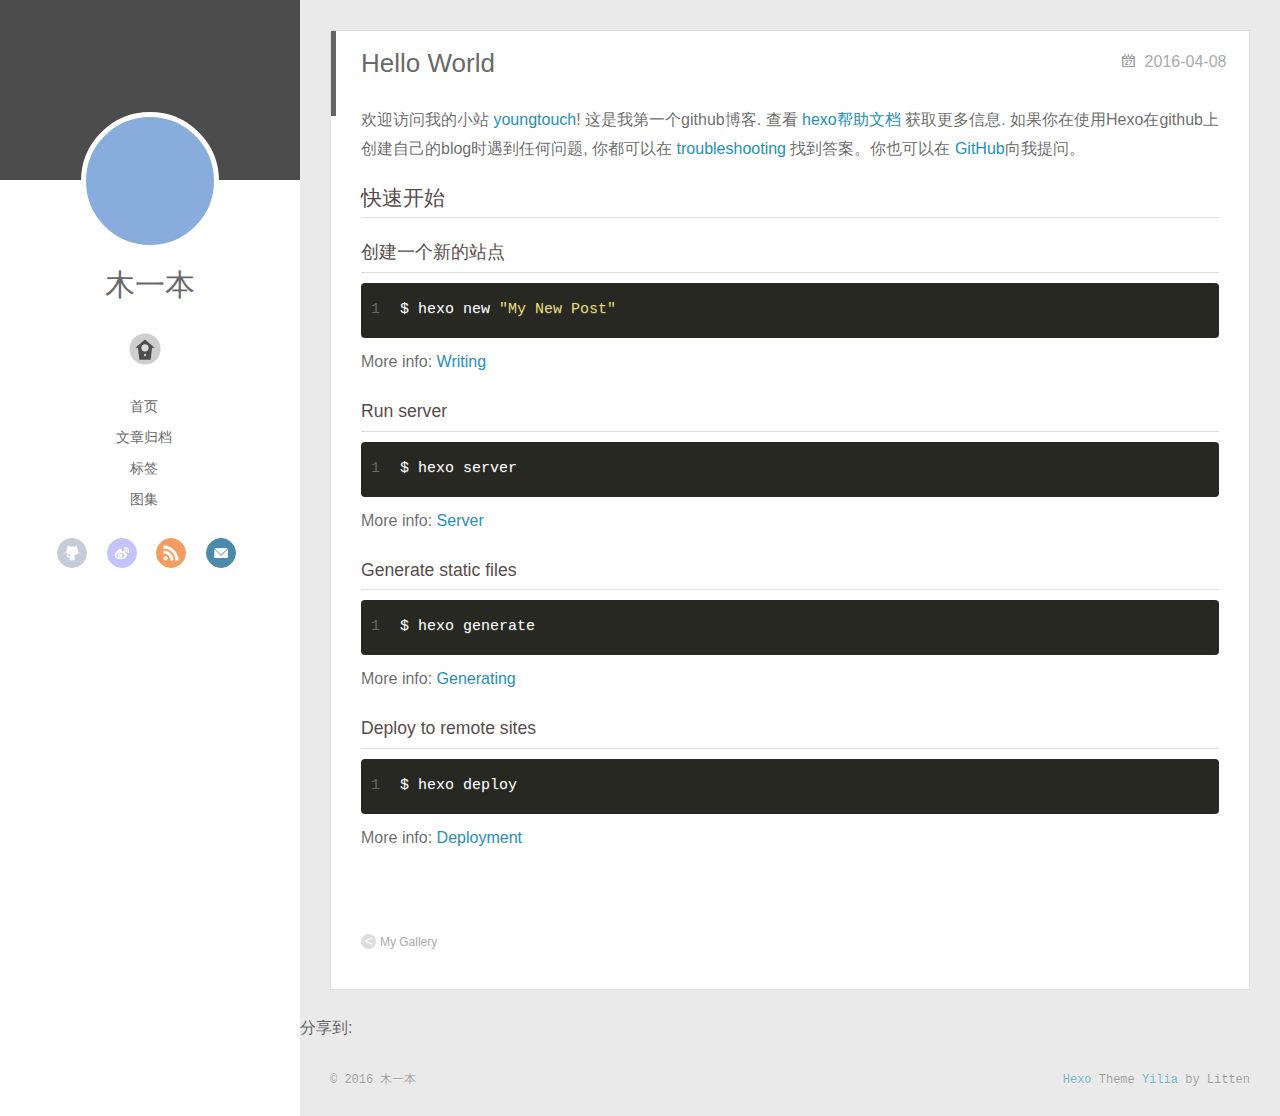
<file: 2016/04/08/hello-world/index.html>
<!DOCTYPE html>
<html>
<head>
  <meta charset="utf-8">
  
  <meta http-equiv="X-UA-Compatible" content="IE=edge" >
  <title>Hello World | YOUNGTOUCH</title>
  <meta name="viewport" content="width=device-width, initial-scale=1, maximum-scale=1">
  <meta name="description" content="欢迎访问我的小站 youngtouch! 这是我第一个github博客. 查看 hexo帮助文档 获取更多信息. 如果你在使用Hexo在github上创建自己的blog时遇到任何问题, 你都可以在 troubleshooting 找到答案。你也可以在 GitHub向我提问。
快速开始创建一个新的站点1$ hexo new &quot;My New Post&quot;
More info: Writing
Run s">
<meta property="og:type" content="article">
<meta property="og:title" content="Hello World">
<meta property="og:url" content="http://youngtouch.cn/2016/04/08/hello-world/index.html">
<meta property="og:site_name" content="YOUNGTOUCH">
<meta property="og:description" content="欢迎访问我的小站 youngtouch! 这是我第一个github博客. 查看 hexo帮助文档 获取更多信息. 如果你在使用Hexo在github上创建自己的blog时遇到任何问题, 你都可以在 troubleshooting 找到答案。你也可以在 GitHub向我提问。
快速开始创建一个新的站点1$ hexo new &quot;My New Post&quot;
More info: Writing
Run s">
<meta property="og:updated_time" content="2016-04-08T12:04:10.106Z">
<meta name="twitter:card" content="summary">
<meta name="twitter:title" content="Hello World">
<meta name="twitter:description" content="欢迎访问我的小站 youngtouch! 这是我第一个github博客. 查看 hexo帮助文档 获取更多信息. 如果你在使用Hexo在github上创建自己的blog时遇到任何问题, 你都可以在 troubleshooting 找到答案。你也可以在 GitHub向我提问。
快速开始创建一个新的站点1$ hexo new &quot;My New Post&quot;
More info: Writing
Run s">
  
    <link rel="alternative" href="/atom.xml" title="YOUNGTOUCH" type="application/atom+xml">
  
  
    <link rel="icon" href="/favicon.png">
  
  <link rel="stylesheet" href="/css/style.css">
</head>

<body>
  <div id="container">
    <div class="left-col">
    <div class="overlay"></div>
<div class="intrude-less">
	<header id="header" class="inner">
		<a href="/" class="profilepic">
			
			<img lazy-src="/img/author.jpg" class="js-avatar">
			
		</a>

		<hgroup>
		  <h1 class="header-author"><a href="/">木一本</a></h1>
		</hgroup>

		

		
			<div class="switch-btn">
				<div class="icon">
					<div class="icon-ctn">
						<div class="icon-wrap icon-house" data-idx="0">
							<div class="birdhouse"></div>
							<div class="birdhouse_holes"></div>
						</div>
						<div class="icon-wrap icon-ribbon hide" data-idx="1">
							<div class="ribbon"></div>
						</div>
						
						
						<div class="icon-wrap icon-me hide" data-idx="3">
							<div class="user"></div>
							<div class="shoulder"></div>
						</div>
						
					</div>
					
				</div>
				<div class="tips-box hide">
					<div class="tips-arrow"></div>
					<ul class="tips-inner">
						<li>菜单</li>
						<li>标签</li>
						
						
						<li>关于我</li>
						
					</ul>
				</div>
			</div>
		

		<div class="switch-area">
			<div class="switch-wrap">
				<section class="switch-part switch-part1">
					<nav class="header-menu">
						<ul>
						
							<li><a href="/">首页</a></li>
				        
							<li><a href="/archives">文章归档</a></li>
				        
							<li><a href="/tags/随笔">标签</a></li>
				        
							<li><a href="/Gallery/图集">图集</a></li>
				        
						</ul>
					</nav>
					<nav class="header-nav">
						<div class="social">
							
								<a class="github" target="_blank" href="#" title="github">github</a>
					        
								<a class="weibo" target="_blank" href="#" title="weibo">weibo</a>
					        
								<a class="rss" target="_blank" href="#" title="rss">rss</a>
					        
								<a class="mail" target="_blank" href="/muyibenjun@163.com" title="mail">mail</a>
					        
						</div>
					</nav>
				</section>
				
				
				<section class="switch-part switch-part2">
					<div class="widget tagcloud" id="js-tagcloud">
						<a href="/tags/hexo/" style="font-size: 10px;">hexo</a>
					</div>
				</section>
				
				
				

				
				
				<section class="switch-part switch-part3">
				
					<div id="js-aboutme">在下touch.man,请问有何贵干？</div>
				</section>
				
			</div>
		</div>
	</header>				
</div>

    </div>
    <div class="mid-col">
      <nav id="mobile-nav">
  	<div class="overlay">
  		<div class="slider-trigger"></div>
  		<h1 class="header-author js-mobile-header hide">木一本</h1>
  	</div>
	<div class="intrude-less">
		<header id="header" class="inner">
			<div class="profilepic">
			
				<img lazy-src="/img/author.jpg" class="js-avatar">
			
			</div>
			<hgroup>
			  <h1 class="header-author">木一本</h1>
			</hgroup>
			
			<nav class="header-menu">
				<ul>
				
					<li><a href="/">首页</a></li>
		        
					<li><a href="/archives">文章归档</a></li>
		        
					<li><a href="/tags/随笔">标签</a></li>
		        
					<li><a href="/Gallery/图集">图集</a></li>
		        
		        <div class="clearfix"></div>
				</ul>
			</nav>
			<nav class="header-nav">
				<div class="social">
					
						<a class="github" target="_blank" href="#" title="github">github</a>
			        
						<a class="weibo" target="_blank" href="#" title="weibo">weibo</a>
			        
						<a class="rss" target="_blank" href="#" title="rss">rss</a>
			        
						<a class="mail" target="_blank" href="/muyibenjun@163.com" title="mail">mail</a>
			        
				</div>
			</nav>
		</header>				
	</div>
</nav>

      <div class="body-wrap"><article id="post-hello-world" class="article article-type-post" itemscope itemprop="blogPost">
  
    <div class="article-meta">
      <a href="/2016/04/08/hello-world/" class="article-date">
  	<time datetime="2016-04-08T11:48:18.084Z" itemprop="datePublished">2016-04-08</time>
</a>
    </div>
  
  <div class="article-inner">
    
      <input type="hidden" class="isFancy" />
    
    
      <header class="article-header">
        
  
    <h1 class="article-title" itemprop="name">
      Hello World
    </h1>
  

      </header>
      
      <div class="article-info article-info-post">
        
        

        <div class="clearfix"></div>
      </div>
      
    
    <div class="article-entry" itemprop="articleBody">
      
        <p>欢迎访问我的小站 <a href="https://muyiben.github.io/" target="_blank" rel="external">youngtouch</a>! 这是我第一个github博客. 查看 <a href="https://hexo.io/docs/" target="_blank" rel="external">hexo帮助文档</a> 获取更多信息. 如果你在使用Hexo在github上创建自己的blog时遇到任何问题, 你都可以在 <a href="https://hexo.io/docs/troubleshooting.html" target="_blank" rel="external">troubleshooting</a> 找到答案。你也可以在 <a href="https://github.com/hexojs/hexo/issues" target="_blank" rel="external">GitHub</a>向我提问。</p>
<h2 id="快速开始"><a href="#快速开始" class="headerlink" title="快速开始"></a>快速开始</h2><h3 id="创建一个新的站点"><a href="#创建一个新的站点" class="headerlink" title="创建一个新的站点"></a>创建一个新的站点</h3><figure class="highlight bash"><table><tr><td class="gutter"><pre><span class="line">1</span><br></pre></td><td class="code"><pre><span class="line">$ hexo new <span class="string">"My New Post"</span></span><br></pre></td></tr></table></figure>
<p>More info: <a href="https://hexo.io/docs/writing.html" target="_blank" rel="external">Writing</a></p>
<h3 id="Run-server"><a href="#Run-server" class="headerlink" title="Run server"></a>Run server</h3><figure class="highlight bash"><table><tr><td class="gutter"><pre><span class="line">1</span><br></pre></td><td class="code"><pre><span class="line">$ hexo server</span><br></pre></td></tr></table></figure>
<p>More info: <a href="https://hexo.io/docs/server.html" target="_blank" rel="external">Server</a></p>
<h3 id="Generate-static-files"><a href="#Generate-static-files" class="headerlink" title="Generate static files"></a>Generate static files</h3><figure class="highlight bash"><table><tr><td class="gutter"><pre><span class="line">1</span><br></pre></td><td class="code"><pre><span class="line">$ hexo generate</span><br></pre></td></tr></table></figure>
<p>More info: <a href="https://hexo.io/docs/generating.html" target="_blank" rel="external">Generating</a></p>
<h3 id="Deploy-to-remote-sites"><a href="#Deploy-to-remote-sites" class="headerlink" title="Deploy to remote sites"></a>Deploy to remote sites</h3><figure class="highlight bash"><table><tr><td class="gutter"><pre><span class="line">1</span><br></pre></td><td class="code"><pre><span class="line">$ hexo deploy</span><br></pre></td></tr></table></figure>
<p>More info: <a href="https://hexo.io/docs/deployment.html" target="_blank" rel="external">Deployment</a></p>

      
    </div>
    
  </div>
  
    
<nav id="article-nav">
  
    <a href="/2016/04/08/My-Gallery/" id="article-nav-newer" class="article-nav-link-wrap">
      <strong class="article-nav-caption"><</strong>
      <div class="article-nav-title">
        
          My Gallery
        
      </div>
    </a>
  
  
</nav>

  
</article>


<div class="share_jia">
	<!-- JiaThis Button BEGIN -->
	<div class="jiathis_style">
		<span class="jiathis_txt">分享到: &nbsp; </span>
		<a class="jiathis_button_facebook"></a> 
    <a class="jiathis_button_twitter"></a>
    <a class="jiathis_button_plus"></a> 
    <a class="jiathis_button_tsina"></a>
		<a class="jiathis_button_cqq"></a>
		<a class="jiathis_button_douban"></a>
		<a class="jiathis_button_weixin"></a>
		<a class="jiathis_button_tumblr"></a>
    <a href="http://www.jiathis.com/share" class="jiathis jiathis_txt jtico jtico_jiathis" target="_blank"></a>
	</div>
	<script type="text/javascript" src="http://v3.jiathis.com/code/jia.js?uid=1405949716054953" charset="utf-8"></script>
	<!-- JiaThis Button END -->
</div>






<div class="duoshuo">
	<!-- 多说评论框 start -->
	<div class="ds-thread" data-thread-key="hello-world" data-title="Hello World" data-url="http://youngtouch.cn/2016/04/08/hello-world/"></div>
	<!-- 多说评论框 end -->
	<!-- 多说公共JS代码 start (一个网页只需插入一次) -->
	<script type="text/javascript">
	var duoshuoQuery = {short_name:"muyiben"};
	(function() {
		var ds = document.createElement('script');
		ds.type = 'text/javascript';ds.async = true;
		ds.src = (document.location.protocol == 'https:' ? 'https:' : 'http:') + '//static.duoshuo.com/embed.js';
		ds.charset = 'UTF-8';
		(document.getElementsByTagName('head')[0] 
		 || document.getElementsByTagName('body')[0]).appendChild(ds);
	})();
	</script>
	<!-- 多说公共JS代码 end -->
</div>




</div>
      <footer id="footer">
  <div class="outer">
    <div id="footer-info">
    	<div class="footer-left">
    		&copy; 2016 木一本
    	</div>
      	<div class="footer-right">
      		<a href="http://hexo.io/" target="_blank">Hexo</a>  Theme <a href="https://github.com/litten/hexo-theme-yilia" target="_blank">Yilia</a> by Litten
      	</div>
    </div>
  </div>
</footer>
    </div>
    
  <link rel="stylesheet" href="/fancybox/jquery.fancybox.css">


<script>
	var yiliaConfig = {
		fancybox: true,
		mathjax: true,
		animate: true,
		isHome: false,
		isPost: true,
		isArchive: false,
		isTag: false,
		isCategory: false,
		open_in_new: false
	}
</script>
<script src="http://7.url.cn/edu/jslib/comb/require-2.1.6,jquery-1.9.1.min.js"></script>
<script src="/js/main.js"></script>






<script type="text/x-mathjax-config">
MathJax.Hub.Config({
    tex2jax: {
        inlineMath: [ ['$','$'], ["\\(","\\)"]  ],
        processEscapes: true,
        skipTags: ['script', 'noscript', 'style', 'textarea', 'pre', 'code']
    }
});

MathJax.Hub.Queue(function() {
    var all = MathJax.Hub.getAllJax(), i;
    for(i=0; i < all.length; i += 1) {
        all[i].SourceElement().parentNode.className += ' has-jax';                 
    }       
});
</script>

<script type="text/javascript" src="http://cdn.mathjax.org/mathjax/latest/MathJax.js?config=TeX-AMS-MML_HTMLorMML">
</script>


  </div>
</body>
</html>
</file>
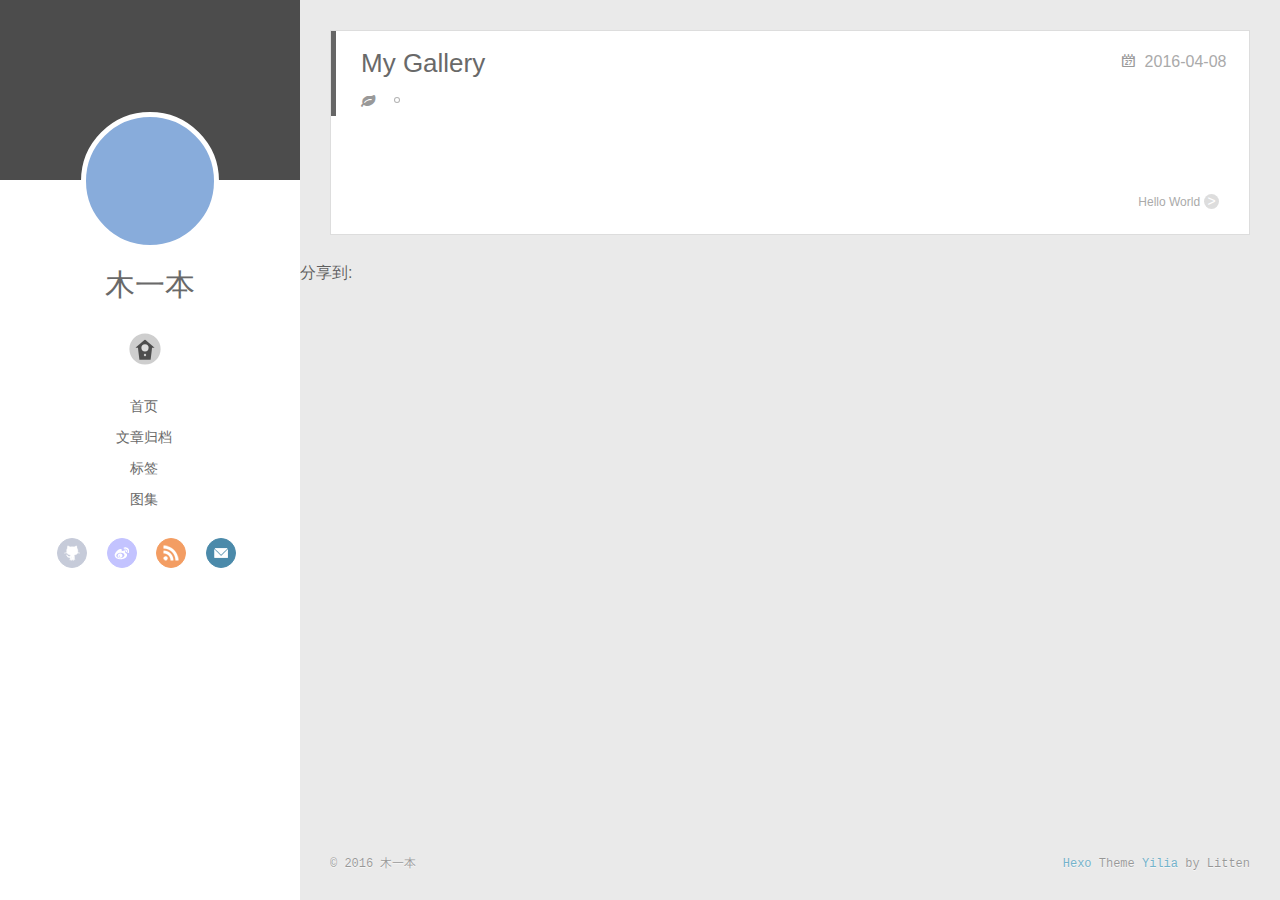
<file: 2016/04/08/My-Gallery/index.html>
<!DOCTYPE html>
<html>
<head>
  <meta charset="utf-8">
  
  <meta http-equiv="X-UA-Compatible" content="IE=edge" >
  <title>My Gallery | YOUNGTOUCH</title>
  <meta name="viewport" content="width=device-width, initial-scale=1, maximum-scale=1">
  <meta name="description">
<meta property="og:type" content="article">
<meta property="og:title" content="My Gallery">
<meta property="og:url" content="http://youngtouch.cn/2016/04/08/My-Gallery/index.html">
<meta property="og:site_name" content="YOUNGTOUCH">
<meta property="og:description">
<meta property="og:updated_time" content="2016-04-11T08:52:50.195Z">
<meta name="twitter:card" content="summary">
<meta name="twitter:title" content="My Gallery">
<meta name="twitter:description">
  
    <link rel="alternative" href="/atom.xml" title="YOUNGTOUCH" type="application/atom+xml">
  
  
    <link rel="icon" href="/favicon.png">
  
  <link rel="stylesheet" href="/css/style.css">
</head>

<body>
  <div id="container">
    <div class="left-col">
    <div class="overlay"></div>
<div class="intrude-less">
	<header id="header" class="inner">
		<a href="/" class="profilepic">
			
			<img lazy-src="/img/author.jpg" class="js-avatar">
			
		</a>

		<hgroup>
		  <h1 class="header-author"><a href="/">木一本</a></h1>
		</hgroup>

		

		
			<div class="switch-btn">
				<div class="icon">
					<div class="icon-ctn">
						<div class="icon-wrap icon-house" data-idx="0">
							<div class="birdhouse"></div>
							<div class="birdhouse_holes"></div>
						</div>
						<div class="icon-wrap icon-ribbon hide" data-idx="1">
							<div class="ribbon"></div>
						</div>
						
						
						<div class="icon-wrap icon-me hide" data-idx="3">
							<div class="user"></div>
							<div class="shoulder"></div>
						</div>
						
					</div>
					
				</div>
				<div class="tips-box hide">
					<div class="tips-arrow"></div>
					<ul class="tips-inner">
						<li>菜单</li>
						<li>标签</li>
						
						
						<li>关于我</li>
						
					</ul>
				</div>
			</div>
		

		<div class="switch-area">
			<div class="switch-wrap">
				<section class="switch-part switch-part1">
					<nav class="header-menu">
						<ul>
						
							<li><a href="/">首页</a></li>
				        
							<li><a href="/archives">文章归档</a></li>
				        
							<li><a href="/tags/随笔">标签</a></li>
				        
							<li><a href="/Gallery/图集">图集</a></li>
				        
						</ul>
					</nav>
					<nav class="header-nav">
						<div class="social">
							
								<a class="github" target="_blank" href="#" title="github">github</a>
					        
								<a class="weibo" target="_blank" href="#" title="weibo">weibo</a>
					        
								<a class="rss" target="_blank" href="#" title="rss">rss</a>
					        
								<a class="mail" target="_blank" href="/muyibenjun@163.com" title="mail">mail</a>
					        
						</div>
					</nav>
				</section>
				
				
				<section class="switch-part switch-part2">
					<div class="widget tagcloud" id="js-tagcloud">
						<a href="/tags/hexo/" style="font-size: 10px;">hexo</a>
					</div>
				</section>
				
				
				

				
				
				<section class="switch-part switch-part3">
				
					<div id="js-aboutme">在下touch.man,请问有何贵干？</div>
				</section>
				
			</div>
		</div>
	</header>				
</div>

    </div>
    <div class="mid-col">
      <nav id="mobile-nav">
  	<div class="overlay">
  		<div class="slider-trigger"></div>
  		<h1 class="header-author js-mobile-header hide">木一本</h1>
  	</div>
	<div class="intrude-less">
		<header id="header" class="inner">
			<div class="profilepic">
			
				<img lazy-src="/img/author.jpg" class="js-avatar">
			
			</div>
			<hgroup>
			  <h1 class="header-author">木一本</h1>
			</hgroup>
			
			<nav class="header-menu">
				<ul>
				
					<li><a href="/">首页</a></li>
		        
					<li><a href="/archives">文章归档</a></li>
		        
					<li><a href="/tags/随笔">标签</a></li>
		        
					<li><a href="/Gallery/图集">图集</a></li>
		        
		        <div class="clearfix"></div>
				</ul>
			</nav>
			<nav class="header-nav">
				<div class="social">
					
						<a class="github" target="_blank" href="#" title="github">github</a>
			        
						<a class="weibo" target="_blank" href="#" title="weibo">weibo</a>
			        
						<a class="rss" target="_blank" href="#" title="rss">rss</a>
			        
						<a class="mail" target="_blank" href="/muyibenjun@163.com" title="mail">mail</a>
			        
				</div>
			</nav>
		</header>				
	</div>
</nav>

      <div class="body-wrap"><article id="photo-My-Gallery" class="article article-type-photo" itemscope itemprop="blogPost">
  
    <div class="article-meta">
      <a href="/2016/04/08/My-Gallery/" class="article-date">
  	<time datetime="2016-04-08T13:27:25.000Z" itemprop="datePublished">2016-04-08</time>
</a>
    </div>
  
  <div class="article-inner">
    
      <input type="hidden" class="isFancy" />
    
    
      <header class="article-header">
        
  
    <h1 class="article-title" itemprop="name">
      My Gallery
    </h1>
  

      </header>
      
      <div class="article-info article-info-post">
        
	<div class="article-tag tagcloud">
		<ul class="article-tag-list"><li class="article-tag-list-item"><a class="article-tag-list-link" href="/tags/hexo/">hexo</a></li></ul>
	</div>

        

        <div class="clearfix"></div>
      </div>
      
    
    <div class="article-entry" itemprop="articleBody">
      
        
      
    </div>
    
  </div>
  
    
<nav id="article-nav">
  
  
    <a href="/2016/04/08/hello-world/" id="article-nav-older" class="article-nav-link-wrap">
      <div class="article-nav-title">Hello World</div>
      <strong class="article-nav-caption">></strong>
    </a>
  
</nav>

  
</article>


<div class="share_jia">
	<!-- JiaThis Button BEGIN -->
	<div class="jiathis_style">
		<span class="jiathis_txt">分享到: &nbsp; </span>
		<a class="jiathis_button_facebook"></a> 
    <a class="jiathis_button_twitter"></a>
    <a class="jiathis_button_plus"></a> 
    <a class="jiathis_button_tsina"></a>
		<a class="jiathis_button_cqq"></a>
		<a class="jiathis_button_douban"></a>
		<a class="jiathis_button_weixin"></a>
		<a class="jiathis_button_tumblr"></a>
    <a href="http://www.jiathis.com/share" class="jiathis jiathis_txt jtico jtico_jiathis" target="_blank"></a>
	</div>
	<script type="text/javascript" src="http://v3.jiathis.com/code/jia.js?uid=1405949716054953" charset="utf-8"></script>
	<!-- JiaThis Button END -->
</div>






<div class="duoshuo">
	<!-- 多说评论框 start -->
	<div class="ds-thread" data-thread-key="My-Gallery" data-title="My Gallery" data-url="http://youngtouch.cn/2016/04/08/My-Gallery/"></div>
	<!-- 多说评论框 end -->
	<!-- 多说公共JS代码 start (一个网页只需插入一次) -->
	<script type="text/javascript">
	var duoshuoQuery = {short_name:"muyiben"};
	(function() {
		var ds = document.createElement('script');
		ds.type = 'text/javascript';ds.async = true;
		ds.src = (document.location.protocol == 'https:' ? 'https:' : 'http:') + '//static.duoshuo.com/embed.js';
		ds.charset = 'UTF-8';
		(document.getElementsByTagName('head')[0] 
		 || document.getElementsByTagName('body')[0]).appendChild(ds);
	})();
	</script>
	<!-- 多说公共JS代码 end -->
</div>




</div>
      <footer id="footer">
  <div class="outer">
    <div id="footer-info">
    	<div class="footer-left">
    		&copy; 2016 木一本
    	</div>
      	<div class="footer-right">
      		<a href="http://hexo.io/" target="_blank">Hexo</a>  Theme <a href="https://github.com/litten/hexo-theme-yilia" target="_blank">Yilia</a> by Litten
      	</div>
    </div>
  </div>
</footer>
    </div>
    
  <link rel="stylesheet" href="/fancybox/jquery.fancybox.css">


<script>
	var yiliaConfig = {
		fancybox: true,
		mathjax: true,
		animate: true,
		isHome: false,
		isPost: true,
		isArchive: false,
		isTag: false,
		isCategory: false,
		open_in_new: false
	}
</script>
<script src="http://7.url.cn/edu/jslib/comb/require-2.1.6,jquery-1.9.1.min.js"></script>
<script src="/js/main.js"></script>






<script type="text/x-mathjax-config">
MathJax.Hub.Config({
    tex2jax: {
        inlineMath: [ ['$','$'], ["\\(","\\)"]  ],
        processEscapes: true,
        skipTags: ['script', 'noscript', 'style', 'textarea', 'pre', 'code']
    }
});

MathJax.Hub.Queue(function() {
    var all = MathJax.Hub.getAllJax(), i;
    for(i=0; i < all.length; i += 1) {
        all[i].SourceElement().parentNode.className += ' has-jax';                 
    }       
});
</script>

<script type="text/javascript" src="http://cdn.mathjax.org/mathjax/latest/MathJax.js?config=TeX-AMS-MML_HTMLorMML">
</script>


  </div>
</body>
</html>
</file>
<file: css/style.css>
body{width:100%}body:before,body:after{content:"";display:table}body:after{clear:both}@font-face{font-family:'FontAwesome';src:url("fonts/fontawesome-webfont.eot");src:url("fonts/fontawesome-webfont.eot?#iefix") format("embedded-opentype"),url("fonts/fontawesome-webfont.woff") format("woff"),url("fonts/fontawesome-webfont.ttf") format("truetype"),url("fonts/fontawesome-webfont.svgz#FontAwesomeRegular") format("svg"),url("fonts/fontawesome-webfont.svg#FontAwesomeRegular") format("svg");font-weight:normal;font-style:normal}html,body,div,span,applet,object,iframe,h1,h2,h3,h4,h5,h6,p,blockquote,pre,a,abbr,acronym,address,big,cite,code,del,dfn,em,img,ins,kbd,q,s,samp,small,strike,strong,sub,sup,tt,var,dl,dt,dd,ol,ul,li,fieldset,form,label,legend,table,caption,tbody,tfoot,thead,tr,th,td{margin:0;padding:0;border:0;outline:0;font-weight:inherit;font-style:inherit;font-family:inherit;font-size:100%;vertical-align:baseline}body{line-height:1;color:#000;background:#fff}ol,ul{list-style:none}table{border-collapse:separate;border-spacing:0;vertical-align:middle}caption,th,td{text-align:left;font-weight:normal;vertical-align:middle}a img{border:none}ol{list-style:decimal;padding-left:20px}ul{list-style:none}input,button{margin:0;padding:0;}input::-moz-focus-inner,button::-moz-focus-inner{border:0;padding:0}@font-face{font-family:FontAwesome;font-style:normal;font-weight:normal;src:url("fonts/fontawesome-webfont.eot?v=#4.0.3");src:url("fonts/fontawesome-webfont.eot?#iefix&v=#4.0.3") format("embedded-opentype"),url("fonts/fontawesome-webfont.woff?v=#4.0.3") format("woff"),url("fonts/fontawesome-webfont.ttf?v=#4.0.3") format("truetype"),url("fonts/fontawesome-webfont.svg#fontawesomeregular?v=#4.0.3") format("svg")}html,body,#container{height:100%}body{font-family:"微软雅黑","HelveticaNeue-Light","Helvetica Neue Light","Helvetica Neue",Helvetica,Arial,sans-serif;font-size:16px;background:#fff;color:rgba(0,0,0,0.6);-webkit-overflow-scrolling:touch}h1,h2,h3{display:block}h1{font-size:1.5em}h2{font-size:1.3em}h3{font-size:1.1em}h4,h5,h6{font-size:1em}a{text-decoration:none;outline-width:0;color:#258fb8;outline:none}.alignleft{float:left}.alignright{float:right}.clearfix{*zoom:1}.clearfix:after{content:"";display:table;clear:both}.inner{width:1000px;margin:0 auto}.hide{display:none}@media screen and (max-width:1040px){.inner{width:100%}}#container{position:relative;min-height:100%;}#container #mobile-nav{display:none;}#container #mobile-nav .overlay{height:110px;position:absolute;width:100%;background:#4d4d4d;}#container #mobile-nav .overlay.fixed{position:fixed;height:42px;z-index:99}#container #mobile-nav #header{padding:10px 0 0 0;}#container #mobile-nav #header .profilepic{display:block;position:relative;z-index:100}#container #mobile-nav #header .header-menu{height:auto;margin:10px;}#container #mobile-nav #header .header-menu ul{text-align:center;cursor:default}#container #mobile-nav #header .header-menu li{display:inline-block;margin:3px}#container .left-col{background:#fff;width:300px;position:fixed;opacity:1;-webkit-transition:all 0.2s ease-in;-moz-transition:all 0.2s ease-in;-ms-transition:all 0.2s ease-in;transition:all 0.2s ease-in;height:100%;}#container .left-col .overlay{width:100%;height:180px;background-color:#000;position:absolute;opacity:.7;}#container .left-col .intrude-less{width:76%;text-align:center;margin:112px auto 0}#container .mid-col{position:absolute;right:0;min-height:100%;background:#eaeaea;left:300px;width:auto}@media screen and (max-width:800px){#container .left-col{display:none}#container .mid-col{left:0}#container #header .header-nav{position:relative}#container .header-author.fixed{position:fixed;top:-13px;width:100%;color:#ddd}#container .overlay .slider-trigger{position:absolute;z-index:101;bottom:0;left:0;width:42px;height:42px;}#container .overlay .slider-trigger:hover{background:#444}#container .overlay .slider-trigger:before{color:#ddd;content:"\f00b";font:16px FontAwesome;width:16px;height:16px;margin-left:9px;margin-top:14px;display:block}#container .article-header{border-left:none;padding:0;border-bottom:1px dotted #ddd;}#container .article-header h1{margin-bottom:10px}#container .header-subtitle{padding:0 24px}#container .article-info-index.article-info{padding-top:10px;margin:0;border-top:1px solid #ddd}#container .article-info-post.article-info{margin:0;padding-top:10px;border:none}#container .article-more-link a{float:right}#container #viewer-box .viewer-box-l{font-size:14px}#container .article{padding:10px;margin:10px;font-size:14px;}#container .article .article-entry{padding-left:0;padding-right:0;padding-top:10px}#container .article .article-title{font-size:18px;max-width:185px;display:block;margin:0}#container .article .article-meta{width:auto;height:30px;margin-top:-5px;position:ralative;}#container .article .article-meta .article-date{font-size:12px;-webkit-border-radius:0;border-radius:0;color:#666;background:none;height:auto;padding:0;margin:0;width:100%;text-align:left;margin-left:10px;}#container .article .article-meta .article-date time{width:auto;float:right;margin-right:10px}#container .article .article-meta .article-tag-list{margin-top:7px;position:absolute;right:10px;top:0;}#container .article .article-meta .article-tag-list:before{float:left;margin-top:1px;left:0}#container .article .article-meta .article-tag-list .article-tag-list-item{float:left;padding-left:0;width:auto;max-width:83px}#container .article .article-meta .article-category{margin-top:7px;position:absolute;right:10px;top:-30px;}#container .article .article-meta .article-category:before{float:left;margin-top:1px;left:15px}#container .article .article-meta .article-category .article-category-link{max-width:83px;width:auto;padding-left:10px}#container .article .article-nav-link-wrap{margin:5px 0;}#container .article .article-nav-link-wrap strong{float:left;margin-right:5px}#container .article #article-nav-older{float:none;display:block}#container .share{padding:3px 10px}#container .duoshuo{padding:0 13px}#container #disqus_thread{padding:0 13px}#container #mobile-nav{display:block}#container #page-nav .extend{opacity:1;}#container .instagram .open-ins{left:2px;top:-30px;color:#aaa}#container .info-on-right{float:initial}#container .archives-wrap{margin:10px 10px 0;padding:10px;}#container .archives-wrap .archive-article-title{font-size:14px}#container .archives-wrap .archive-year-wrap{position:relative;padding:0 0 0 0;}#container .archives-wrap .archive-year-wrap a{padding:0 0 0 0}#container .archives-wrap .article-meta .archive-article-date{font-size:12px;margin-right:10px;margin-top:-5px}#container .archives-wrap .article-meta .article-tag-list-link{font-size:12px}#container .archives .archive-article{padding:10px 0;margin-left:0}#container #footer .footer-left{float:initial;margin-bottom:10px}#container #footer .footer-right{float:initial}}.header-author{text-align:center;margin:.67em 0;font-family:Roboto,"Roboto",serif;font-size:30px;-webkit-transition:0.3s;-moz-transition:0.3s;-ms-transition:0.3s;transition:0.3s}#header{width:100%;}#header a{color:#696969;}#header a:hover{color:#b0a0aa}#header .profilepic{text-align:center;display:block;border:5px solid #fff;-webkit-border-radius:300px;border-radius:300px;width:128px;height:128px;margin:0 auto;position:relative;overflow:hidden;background:#88acdb;-webkit-transition:all .2s ease-in;display:-webkit-box;-webkit-box-orient:horizontal;-webkit-box-pack:center;-webkit-box-align:center;text-align:center;}#header .profilepic img{width:20%;height:20%;-webkit-border-radius:300px;border-radius:300px;opacity:0;-webkit-transition:all .2s ease-in;}#header .profilepic img.show{width:100%;height:100%;opacity:1;}#header .header-subtitle{text-align:center;color:#999;font-size:14px;line-height:25px;overflow:hidden;text-overflow:ellipsis;display:-webkit-box;-webkit-line-clamp:2;-webkit-box-orient:vertical}#header .header-menu{font-weight:300;line-height:31px;cursor:pointer;text-transform:uppercase;float:none;min-height:150px;margin-left:-12px;text-align:center;display:-webkit-box;-webkit-box-orient:horizontal;-webkit-box-pack:center;-webkit-box-align:center;}#header .header-menu li{cursor:default;}#header .header-menu li a{font-size:14px;min-width:300px}#header .switch-area{position:relative;width:100%;overflow:hidden;min-height:500px;font-size:14px;}#header .switch-area .switch-wrap{-webkit-transition:-webkit-transform 0.3s ease-in;-moz-transition:-moz-transform 0.3s ease-in;-ms-transition:-ms-transform 0.3s ease-in;transition:transform 0.3s ease-in;position:relative}#header .turn-left{-webkit-transform:translate(-100%,0);-moz-transform:translate(-100%,0);-ms-transform:translate(-100%,0);transform:translate(-100%,0)}#header .header-nav{width:100%;position:absolute;-webkit-transition:-webkit-transform 0.3s ease-in;-moz-transition:-moz-transform 0.3s ease-in;-ms-transition:-ms-transform 0.3s ease-in;transition:transform 0.3s ease-in;}#header .header-nav .social{margin-right:15px;margin-top:10px;text-align:center;}#header .header-nav .social a{-webkit-border-radius:50%;border-radius:50%;display:-moz-inline-stack;display:inline-block;vertical-align:middle;*vertical-align:auto;zoom:1;*display:inline;text-indent:-9999px;margin:0 8px 15px 8px;opacity:.7;width:28px;height:28px;-webkit-transition:0.3s;-moz-transition:0.3s;-ms-transition:0.3s;transition:0.3s;}#header .header-nav .social a:hover{opacity:1;}#header .header-nav .social a:last-of-type{margin-right:0}#header .header-nav .social a.weibo{background:url("/img/weibo.png") center no-repeat #aaf;border:1px solid #aaf;}#header .header-nav .social a.weibo:hover{border:1px solid #aaf}#header .header-nav .social a.rss{background:url("/img/rss.png") center no-repeat #ef7522;border:1px solid #ef7522;}#header .header-nav .social a.rss:hover{border:1px solid #cf5d0f}#header .header-nav .social a.github{background:url("/img/github.png") center no-repeat #afb6ca;border:1px solid #afb6ca;}#header .header-nav .social a.github:hover{border:1px solid #909ab6}#header .header-nav .social a.facebook{background:url("/img/facebook.png") center no-repeat #3b5998;border:1px solid #3b5998;}#header .header-nav .social a.facebook:hover{border:1px solid #2d4373}#header .header-nav .social a.google{background:url("/img/google.png") center no-repeat #c83d20;border:1px solid #c83d20;}#header .header-nav .social a.google:hover{border:1px solid #9c3019}#header .header-nav .social a.twitter{background:url("/img/twitter.png") center no-repeat #55cff8;border:1px solid #55cff8;}#header .header-nav .social a.twitter:hover{border:1px solid #24c1f6}#header .header-nav .social a.linkedin{background:url("/img/linkedin.png") center no-repeat #005a87;border:1px solid #005a87;}#header .header-nav .social a.linkedin:hover{border:1px solid #006b98}#header .header-nav .social a.zhihu{background:url("/img/zhihu.png") center no-repeat #0078d8;border:1px solid #0078d8;}#header .header-nav .social a.zhihu:hover{border:1px solid #0078d8}#header .header-nav .social a.douban{background:url("/img/douban.png") center no-repeat #06c611;border:1px solid #06c611;}#header .header-nav .social a.douban:hover{border:1px solid #06c611}#header .header-nav .social a.mail{background:url("/img/mail.png") center no-repeat #005a87;border:1px solid #005a87;}#header .header-nav .social a.mail:hover{border:1px solid #006b98}#header .switch-part{width:100%;position:absolute}#header .switch-part1{left:0}#header .switch-part2{left:100%;top:20px;overlay-x:hidden;overflow-y:auto;max-height:200px}#header .switch-part3{left:200%;line-height:30px;}#header .switch-part3 .switch-friends-link{margin-right:9px;-webkit-border-radius:3px;border-radius:3px;padding:5px;}#header .switch-part3 .switch-friends-link:hover{background:#88acdb;color:#fff}#header .switch-part4{left:300%;text-align:left;line-height:30px}.duoshuo{padding:0 40px}#disqus_thread{padding:0 40px}.archives-wrap{position:relative;margin:0 30px;padding-right:60px;border-bottom:1px solid #eee;background:#fff;}.archives-wrap:first-child{margin-top:30px}.archives-wrap:last-child{margin-bottom:80px}.archives-wrap .archive-year-wrap{line-height:35px;width:200px;position:absolute;padding-top:15px;font-size:1.8em}.archives-wrap .archive-year-wrap a{color:#666;font-weight:bold;padding-left:48px}.archives{position:relative;}.archives .article-info{border:none}.archives .archive-article{margin-left:200px;padding:20px 0;border-bottom:1px solid #eee;border-top:1px solid #fff;position:relative;}.archives .archive-article:first-child{border-top:none}.archives .archive-article:last-child{border-bottom:none}.archives .archive-article-title{font-size:16px;color:#333;-webkit-transition:color 0.3s;-moz-transition:color 0.3s;-ms-transition:color 0.3s;transition:color 0.3s;}.archives .archive-article-title:hover{color:#657b83}.archives .archive-article-title span{display:block;color:#a8a8a8;font-size:12px;line-height:14px;height:7px;padding-left:2px;}.archives .archive-article-title span:before{display:inline-block;content:"“";font-family:serif;font-size:30px;float:left;margin:4px 4px 0 -12px;color:#c8c8c8}.archive-article-inner .archive-article-header{position:relative}.archive-article-inner .article-meta{position:relative;float:right;margin-top:-10px;color:#555;background:none;text-align:right;width:auto;}.archive-article-inner .article-meta .article-date time{color:#aaa}.archive-article-inner .article-meta .archive-article-date,.archive-article-inner .article-meta .article-tag-list{margin-right:30px;display:-moz-inline-stack;display:inline-block;vertical-align:middle;zoom:1;color:#666;font-size:14px}.archive-article-inner .article-meta .archive-article-date{cursor:default;font-size:12px;margin-bottom:5px;margin-top:-10px;}.archive-article-inner .article-meta .archive-article-date time:before{content:"\f073";color:#999;position:relative;margin-right:10px;font:16px FontAwesome}.archive-article-inner .article-meta .article-category:before{float:left;margin-top:1px;left:15px}.archive-article-inner .article-meta .article-category .article-category-link{width:auto;max-width:83px;padding-left:10px}.archive-article-inner .article-meta .article-tag-list{margin-top:0;}.archive-article-inner .article-meta .article-tag-list:before{left:15px}.archive-article-inner .article-meta .article-tag-list .article-tag-list-item{display:inline-block;width:auto;max-width:83px;padding-left:8px;font-size:12px}.body-wrap{margin-bottom:80px}.article{margin:30px;position:relative;border:1px solid #ddd;background:#fff;-webkit-transition:all .2s ease-in;}.article.show{visibility:visible;-webkit-animation:cd-bounce-1 .6s;-moz-animation:cd-bounce-1 .6s;-webkit-animation:cd-bounce-1 .6s;-moz-animation:cd-bounce-1 .6s;-ms-animation:cd-bounce-1 .6s;animation:cd-bounce-1 .6s}.article.hidden{visibility:hidden}.article img{max-width:100%}@-webkit-keyframes cd-bounce-1{0%{opacity:0;-webkit-transform:scale(1)}60%{opacity:1;-webkit-transform:scale(1.01)}100%{-webkit-transform:scale(1)}}@-moz-keyframes cd-bounce-1{0%{opacity:0;-moz-transform:scale(1)}60%{opacity:1;-moz-transform:scale(1.01)}100%{-moz-transform:scale(1)}}.article-index{margin-left:200px;padding:15px 0;margin-right:75px;}.article-index .brief{display:block;color:#a8a8a8;font-size:12px;line-height:14px;height:7px;padding-left:2px;}.article-index .brief:before{display:inline-block;content:"“";font-family:serif;font-size:30px;float:left;margin:4px 4px 0 -12px;color:#c8c8c8}.article-title{color:#696969;margin-left:0;font-weight:300;line-height:35px;margin-bottom:20px;font-size:26px;-webkit-transition:color .3s;-moz-transition:color .3s;-o-transition:color .3s;-webkit-transition:color 0.3s;-moz-transition:color 0.3s;-ms-transition:color 0.3s;transition:color 0.3s;}.article-title:hover{color:#b0a0aa}.article-inner{position:relative;margin-bottom:20px}.article-header{border-left:5px solid;padding:15px 0 15px 25px}.article-info.info-on-right{margin:10px 0 0 0;float:right}.article-info-index.article-info{padding-top:20px;margin:30px 30px 0 30px;border-top:1px solid #ddd}.article-info-post.article-info{padding:0;border:none;margin:-30px 0 20px 30px}.article-entry{line-height:1.8em;padding-right:30px;padding-left:30px;}.article-entry p{margin-top:10px}.article-entry p code,.article-entry li code{padding:1px 3px;margin:0 3px;background:#ddd;border:1px solid #ccc;font-family:Menlo,Monaco,"Andale Mono","lucida console","Courier New",monospace;word-wrap:break-word;font-size:14px}.article-entry blockquote{background:#ddd;border-left:5px solid #ccc;padding:15px 20px;margin-top:10px;border-left:5px solid #657b83;background:#f6f6f6;}.article-entry blockquote p{margin-top:0}.article-entry em{font-style:italic}.article-entry ul li:before{content:"";width:6px;height:6px;border:1px solid #999;-webkit-border-radius:10px;border-radius:10px;background:#aaa;display:inline-block;margin-right:10px;float:left;margin-top:12px}.article-entry ul,.article-entry ol{font-size:14px;margin:10px 0}.article-entry li ul,.article-entry li ol{margin-left:30px;}.article-entry li ul li:before,.article-entry li ol li:before{content:"";background:#dedede}.article-entry h1{margin-top:30px}.article-entry h2{margin-top:20px;font-weight:300;color:#574c4c;padding-bottom:5px;border-bottom:1px solid #ddd}.article-entry h3,.article-entry h4,.article-entry h5,.article-entry h6{margin-top:20px;font-weight:300;color:#574c4c;padding-bottom:5px;border-bottom:1px solid #ddd}.article-entry video{max-width:100%}.article-entry strong{font-weight:bold}.article-entry .caption{display:block;font-size:.8em;color:#aaa}.article-entry hr{height:0;margin-top:20px;margin-bottom:20px;border-left:0;border-right:0;border-top:1px solid #ddd;border-bottom:1px solid #fff}.article-entry pre{font-size:1/.9em;line-height:1.5;margin-top:10px;padding:5px 15px;overflow-x:auto;color:#657b83;font-size:10px;border:1px solid #ccc;text-shadow:0 1px #444;font-family:Menlo,Monaco,"Andale Mono","lucida console","Courier New",monospace;}.article-entry pre code{font-size:14px}.article-entry table{width:100%;border:1px solid #dedede;margin:15px 0;border-collapse:collapse;}.article-entry table tr,.article-entry table td{height:35px}.article-entry table thead tr{background:#f8f8f8}.article-entry table tbody tr:hover{background:#efefef}.article-entry table td,.article-entry table th{border:1px solid #dedede;padding:0 10px}.article-entry figure table{border:none;width:auto;margin:0;}.article-entry figure table tbody tr:hover{background:none}.article-meta{width:150px;font-size:14;text-align:right;position:absolute;right:0;top:23px;text-align:center;z-index:1;}.article-meta time{color:#aaa;}.article-meta time:before{color:#999;content:"\f073";font:17px FontAwesome;margin-right:10px}.article-more-link{margin-top:5px;text-align:right;}.article-more-link a{background:#4d4d4d;color:#fff;font-size:12px;padding:2px 8px 4px;line-height:16px;-webkit-border-radius:2px;-moz-border-radius:2px;-webkit-border-radius:2px;border-radius:2px;-webkit-transition:background 0.3s;-moz-transition:background 0.3s;-ms-transition:background 0.3s;transition:background 0.3s;}.article-more-link a:hover{background:#3c3c3c}.article-more-link a.hidden{visibility:hidden}#article-nav{margin:80px 0 30px 0;padding-bottom:10px;}#article-nav .article-nav-link-wrap{margin:0 30px 0 30px;font-size:14px;color:#333;}#article-nav .article-nav-link-wrap .article-nav-title{display:inline-block;font-size:12px;color:#aaa;-webkit-transition:color 0.3s;-moz-transition:color 0.3s;-ms-transition:color 0.3s;transition:color 0.3s}#article-nav .article-nav-link-wrap strong{background:#ddd;color:#fff;-webkit-border-radius:100%;border-radius:100%;width:15px;height:15px;display:inline-block;text-align:center;-webkit-transition:background 0.3s;-moz-transition:background 0.3s;-ms-transition:background 0.3s;transition:background 0.3s}#article-nav .article-nav-link-wrap:hover strong{background:#4d4d4d}#article-nav .article-nav-link-wrap:hover .article-nav-title{color:#4d4d4d}#article-nav #article-nav-older{float:right}@-moz-keyframes cd-bounce-1{0%{opacity:0;-webkit-transform:scale(1);-moz-transform:scale(1);-ms-transform:scale(1);-o-transform:scale(1);-webkit-transform:scale(1);-moz-transform:scale(1);-ms-transform:scale(1);transform:scale(1)}60%{opacity:1;-webkit-transform:scale(1.01);-moz-transform:scale(1.01);-ms-transform:scale(1.01);-o-transform:scale(1.01);-webkit-transform:scale(1.01);-moz-transform:scale(1.01);-ms-transform:scale(1.01);transform:scale(1.01)}100%{-webkit-transform:scale(1);-moz-transform:scale(1);-ms-transform:scale(1);-o-transform:scale(1);-webkit-transform:scale(1);-moz-transform:scale(1);-ms-transform:scale(1);transform:scale(1)}}@-webkit-keyframes cd-bounce-1{0%{opacity:0;-webkit-transform:scale(1);-moz-transform:scale(1);-ms-transform:scale(1);-o-transform:scale(1);-webkit-transform:scale(1);-moz-transform:scale(1);-ms-transform:scale(1);transform:scale(1)}60%{opacity:1;-webkit-transform:scale(1.01);-moz-transform:scale(1.01);-ms-transform:scale(1.01);-o-transform:scale(1.01);-webkit-transform:scale(1.01);-moz-transform:scale(1.01);-ms-transform:scale(1.01);transform:scale(1.01)}100%{-webkit-transform:scale(1);-moz-transform:scale(1);-ms-transform:scale(1);-o-transform:scale(1);-webkit-transform:scale(1);-moz-transform:scale(1);-ms-transform:scale(1);transform:scale(1)}}@-o-keyframes cd-bounce-1{0%{opacity:0;-webkit-transform:scale(1);-moz-transform:scale(1);-ms-transform:scale(1);-o-transform:scale(1);-webkit-transform:scale(1);-moz-transform:scale(1);-ms-transform:scale(1);transform:scale(1)}60%{opacity:1;-webkit-transform:scale(1.01);-moz-transform:scale(1.01);-ms-transform:scale(1.01);-o-transform:scale(1.01);-webkit-transform:scale(1.01);-moz-transform:scale(1.01);-ms-transform:scale(1.01);transform:scale(1.01)}100%{-webkit-transform:scale(1);-moz-transform:scale(1);-ms-transform:scale(1);-o-transform:scale(1);-webkit-transform:scale(1);-moz-transform:scale(1);-ms-transform:scale(1);transform:scale(1)}}@keyframes cd-bounce-1{0%{opacity:0;-webkit-transform:scale(1);-moz-transform:scale(1);-ms-transform:scale(1);-o-transform:scale(1);-webkit-transform:scale(1);-moz-transform:scale(1);-ms-transform:scale(1);transform:scale(1)}60%{opacity:1;-webkit-transform:scale(1.01);-moz-transform:scale(1.01);-ms-transform:scale(1.01);-o-transform:scale(1.01);-webkit-transform:scale(1.01);-moz-transform:scale(1.01);-ms-transform:scale(1.01);transform:scale(1.01)}100%{-webkit-transform:scale(1);-moz-transform:scale(1);-ms-transform:scale(1);-o-transform:scale(1);-webkit-transform:scale(1);-moz-transform:scale(1);-ms-transform:scale(1);transform:scale(1)}}.archives-wrap{position:relative;margin:0 30px;padding-right:60px;border-bottom:1px solid #eee;background:#fff;}.archives-wrap:first-child{margin-top:30px}.archives-wrap:last-child{margin-bottom:80px}.archives-wrap .archive-year-wrap{line-height:35px;width:200px;position:absolute;padding-top:15px;font-size:1.8em}.archives-wrap .archive-year-wrap a{color:#666;font-weight:bold;padding-left:48px}.archives{position:relative;}.archives .article-info{border:none}.archives .archive-article{margin-left:200px;padding:20px 0;border-bottom:1px solid #eee;border-top:1px solid #fff;position:relative;}.archives .archive-article:first-child{border-top:none}.archives .archive-article:last-child{border-bottom:none}.archives .archive-article-title{font-size:16px;color:#333;-webkit-transition:color 0.3s;-moz-transition:color 0.3s;-ms-transition:color 0.3s;transition:color 0.3s;}.archives .archive-article-title:hover{color:#657b83}.archives .archive-article-title span{display:block;color:#a8a8a8;font-size:12px;line-height:14px;height:7px;padding-left:2px;}.archives .archive-article-title span:before{display:inline-block;content:"“";font-family:serif;font-size:30px;float:left;margin:4px 4px 0 -12px;color:#c8c8c8}.archive-article-inner .archive-article-header{position:relative}.archive-article-inner .article-meta{position:relative;float:right;margin-top:-10px;color:#555;background:none;text-align:right;width:auto;}.archive-article-inner .article-meta .article-date time{color:#aaa}.archive-article-inner .article-meta .archive-article-date,.archive-article-inner .article-meta .article-tag-list{margin-right:30px;display:-moz-inline-stack;display:inline-block;vertical-align:middle;zoom:1;color:#666;font-size:14px}.archive-article-inner .article-meta .archive-article-date{cursor:default;font-size:12px;margin-bottom:5px;margin-top:-10px;}.archive-article-inner .article-meta .archive-article-date time:before{content:"\f073";color:#999;position:relative;margin-right:10px;font:16px FontAwesome}.archive-article-inner .article-meta .article-category:before{float:left;margin-top:1px;left:15px}.archive-article-inner .article-meta .article-category .article-category-link{width:auto;max-width:83px;padding-left:10px}.archive-article-inner .article-meta .article-tag-list{margin-top:0;}.archive-article-inner .article-meta .article-tag-list:before{left:15px}.archive-article-inner .article-meta .article-tag-list .article-tag-list-item{display:inline-block;width:auto;max-width:83px;padding-left:8px;font-size:12px}.article-entry pre,.article-entry .highlight{background:#272822;margin:10px 0;padding:10px 10px;overflow:auto;color:#4c4c4c;line-height:22.400000000000002px}.article-entry .highlight .gutter pre,.article-entry .gist .gist-file .gist-data .line-numbers{color:#666}.article-entry pre,.article-entry code{font-family:"Source Code Pro",Consolas,Monaco,Menlo,Consolas,monospace}.article-entry code{background:#eee;padding:0 .3em;border:none}.article-entry pre{color:#fff;}.article-entry pre code{background:none;text-shadow:none;padding:0;color:#fff}.article-entry .highlight{-webkit-border-radius:4px;border-radius:4px;}.article-entry .highlight pre{border:none;margin:0;padding:0}.article-entry .highlight table{margin:0;width:auto}.article-entry .highlight td{border:none;padding:0}.article-entry .highlight figcaption{font-size:.85em;color:highlight-comment;line-height:1em;margin-bottom:1em;}.article-entry .highlight figcaption:before,.article-entry .highlight figcaption:after{content:"";display:table}.article-entry .highlight figcaption:after{clear:both}.article-entry .highlight figcaption a{float:right}.article-entry .highlight .gutter pre{text-align:right;padding-right:20px;}.article-entry .highlight .gutter pre .line{text-shadow:none}.article-entry .highlight .line{font-size:15px;height:15px}.article-entry .gist{margin:0 -20px;border-style:solid;border-color:#ddd;border-width:1px 0;background:#272822;padding:15px 20px 15px 0;}.article-entry .gist .gist-file{border:none;font-family:"Source Code Pro",Consolas,Monaco,Menlo,Consolas,monospace;margin:0;}.article-entry .gist .gist-file .gist-data{background:none;border:none;}.article-entry .gist .gist-file .gist-data .line-numbers{background:none;border:none;padding:0 20px 0 0}.article-entry .gist .gist-file .gist-data .line-data{padding:0 !important}.article-entry .gist .gist-file .highlight{margin:0;padding:0;border:none}.article-entry .gist .gist-file .gist-meta{background:#272822;color:highlight-comment;font:.85em "Helvetica Neue",Helvetica,Arial,sans-serif;text-shadow:0 0;padding:0;margin-top:1em;margin-left:20px;}.article-entry .gist .gist-file .gist-meta a{color:#258fb8;font-weight:normal;}.article-entry .gist .gist-file .gist-meta a:hover{text-decoration:underline}pre .comment{color:#75715e}pre .keyword,pre .function .keyword,pre .class .params{color:#66d9ef}pre .tag,pre .doctype,pre .params,pre .function,pre .css .value{color:#fff}pre .css ~ * .tag,pre .title,pre .at_rule,pre .at_rule .keyword,pre .preprocessor,pre .preprocessor .keyword{color:#f92672}pre .attribute,pre .built_in,pre .class,pre .css ~ * .class,pre .function .title{color:#a6e22e}pre .value,pre .string{color:#e6db74}pre .number{color:#7163d7}pre .id,pre .css ~ * .id{color:#fd971f}#footer{font-size:12px;font-family:Menlo,Monaco,"Andale Mono","lucida console","Courier New",monospace;text-shadow:0 1px #fff;position:absolute;bottom:30px;opacity:.6;width:100%;text-align:center;}#footer .outer{padding:0 30px}.footer-left{float:left}.footer-right{float:right}.share{padding:0 75px 30px 40px;margin-bottom:15px}.back_home{float:right}.back_home a{font-weight:bold;margin-left:10px}.back_home a:hover{color:#6e6e6e}#page-nav{text-align:center;margin-top:30px;}#page-nav .page-number{width:20px;height:20px;background:#4d4d4d;-webkit-border-radius:50%;-moz-border-radius:50%;-webkit-border-radius:50%;border-radius:50%;display:inline-block;color:#fff;line-height:20px;font-size:12px;margin:0 3px 30px;}#page-nav .page-number:hover{background:#5e5e5e}#page-nav .current{background:#88acdb;cursor:default;}#page-nav .current:hover{background:#88acdb}#page-nav .extend{color:#4d4d4d;margin:0 27px;opacity:0;}#page-nav .extend:hover{color:#5e5e5e}#page-nav:hover .extend{opacity:1;}#post-instagram{padding:30px}#post-instagram .article-entry{padding-right:0}.instagram{position:relative;min-height:500px}.instagram .open-ins{display:block;padding:10px 0;position:absolute;right:28px;top:-75px;color:#333;}.instagram .open-ins:hover{color:#657b83}.instagram .year{display:inline}.instagram .album h1 em{font-style:normal;font-size:14px;margin-left:10px}.instagram .album ul{min-height:149px;padding-top:17px;border-bottom:1px solid #ddd;list-style:none}.instagram .album li{position:relative;display:inline-block;min-width:157px;margin:0;}.instagram .album li:before{display:none}.instagram .album div.img-box{position:relative;margin:0 20px 10px;-webkit-box-shadow:0 1px 0 rgba(255,255,255,0.4),0 1px 0 1px rgba(255,255,255,0.1);-moz-box-shadow:0 1px 0 rgba(255,255,255,0.4),0 1px 0 1px rgba(255,255,255,0.1);-webkit-box-shadow:0 1px 0 rgba(255,255,255,0.4),0 1px 0 1px rgba(255,255,255,0.1);box-shadow:0 1px 0 rgba(255,255,255,0.4),0 1px 0 1px rgba(255,255,255,0.1)}.instagram .album div.img-box .img-bg{position:absolute;top:0;left:0;bottom:0;width:100%;margin:-5px;padding:5px;background:rgba(204,204,204,0.8);-webkit-box-shadow:0 0 0 1px rgba(0,0,0,0.04),0 1px 5px rgba(0,0,0,0.1);-moz-box-shadow:0 0 0 1px rgba(0,0,0,0.04),0 1px 5px rgba(0,0,0,0.1);-webkit-box-shadow:0 0 0 1px rgba(0,0,0,0.04),0 1px 5px rgba(0,0,0,0.1);box-shadow:0 0 0 1px rgba(0,0,0,0.04),0 1px 5px rgba(0,0,0,0.1);-webkit-transition:all .15s ease-out .1s;-moz-transition:all .15s ease-out .1s;-o-transition:all .15s ease-out .1s;-webkit-transition:all 0.15s ease-out 0.1s;-moz-transition:all 0.15s ease-out 0.1s;-ms-transition:all 0.15s ease-out 0.1s;transition:all 0.15s ease-out 0.1s;opacity:.2;cursor:pointer;display:block}.instagram .album div.img-box .img-bg:hover{opacity:0;}.instagram .album div.img-box img{width:100%;height:auto;display:block}@media screen and (max-width:600px){.instagram .album ul{margin-left:0;padding:0;text-align:center}.instagram .album li{max-width:300px}.instagram .album div.img-box{margin:0}}.switch-btn{margin-left:74px;margin-top:23px;position:relative;width:70px;text-align:center;}.switch-btn .tips-box{position:relative;}.switch-btn .tips-box .tips-arrow{width:0;height:0;border-left:5px solid transparent;border-right:5px solid transparent;border-bottom:6px solid #000;opacity:.8;position:absolute;top:-6px;left:30px}.switch-btn .tips-box .tips-inner{padding:5px 8px 4px 8px;background-color:#000;color:#fff;width:80px;text-align:center;-webkit-border-radius:3px;border-radius:3px;opacity:.8;position:absolute;z-index:99;left:-13px;}.switch-btn .tips-box .tips-inner li{padding:4px 0;cursor:pointer;font-size:13px;color:#ddd;}.switch-btn .tips-box .tips-inner li:hover{background:#111}.switch-btn .icon{height:32px;width:32px;background:#cecece;-webkit-border-radius:100px;border-radius:100px;position:relative;overflow:hidden;display:inline-block;padding:10px;-webkit-transform:scale(.6);-moz-transform:scale(.6);-ms-transform:scale(.6);transform:scale(.6);cursor:pointer}.switch-btn .icon-ctn{width:34px;height:34px;position:relative;overflow:hidden;}.switch-btn .icon-ctn .birdhouse{width:0;height:0;position:absolute;top:0;left:0;border-style:solid;border-color:transparent transparent #4d4d4d transparent;border-width:0 16px 14px;}.switch-btn .icon-ctn .birdhouse:after{content:'';position:absolute;top:12px;left:-12px;border-style:solid;border-color:#4d4d4d transparent transparent transparent;border-width:100px 12px}.switch-btn .icon-ctn .birdhouse_holes{width:12px;height:12px;background:#ddd;position:absolute;-webkit-border-radius:60px;-moz-border-radius:60px;-webkit-border-radius:60px;border-radius:60px;left:10px;top:8px;}.switch-btn .icon-ctn .birdhouse_holes:after{content:'';position:absolute;width:4px;height:4px;background:#ccc;bottom:-8px;left:4px;-webkit-border-radius:60px;-moz-border-radius:60px;-webkit-border-radius:60px;border-radius:60px}.switch-btn .icon-ctn .ribbon{width:12px;height:20px;background:#333;margin:2px 0 0 10px;}.switch-btn .icon-ctn .ribbon:after{content:'';position:absolute;left:10px;top:16px;width:0;height:0;border:solid #333;border-color:transparent #333 transparent #333;border-width:6px 6px 8px 6px}.switch-btn .icon-ctn .loopback_l{width:10px;height:5px;border-style:solid;border-width:0 3px 3px 3px;border-color:#333;-webkit-border-radius:0 0 50px 50px;border-radius:0 0 50px 50px;position:absolute;top:16px;left:1px;}.switch-btn .icon-ctn .loopback_l:before{content:'';position:absolute;width:0;height:0;border-style:solid;border-width:4px;border-color:transparent transparent transparent #333;bottom:7px;left:5px}.switch-btn .icon-ctn .loopback_l:after{content:'';width:5px;height:5px;border-style:solid;border-width:3px 0 0 3px;border-color:#333;-webkit-border-radius:50px 0 0 0;border-radius:50px 0 0 0;position:absolute;left:-3px;bottom:5px}.switch-btn .icon-ctn .loopback_r{width:10px;height:5px;border-style:solid;border-width:3px 3px 0 3px;border-color:#333;-webkit-border-radius:50px 50px 0 0;border-radius:50px 50px 0 0;position:absolute;top:8px;right:2px;}.switch-btn .icon-ctn .loopback_r:before{content:'';position:absolute;width:0;height:0;border-style:solid;border-width:4px;border-color:transparent #333 transparent transparent;top:7px;right:5px}.switch-btn .icon-ctn .loopback_r:after{content:'';width:5px;height:5px;border-style:solid;border-width:0 3px 3px 0;border-color:#333;-webkit-border-radius:0 0 50px 0;border-radius:0 0 50px 0;position:absolute;left:5px;top:5px}.switch-btn .icon-ctn .user{width:12px;height:14px;background:#333;-webkit-border-radius:5px 5px 0 0;border-radius:5px 5px 0 0;margin-left:10px;margin-top:2px;}.switch-btn .icon-ctn .user:before{content:'';width:0;height:0;position:absolute;top:17px;left:0;border-style:solid;border-color:transparent transparent #333 transparent;border-width:0 16px 6px 16px}.switch-btn .icon-ctn .user:after{content:'';width:8px;height:5px;background:#333;position:absolute;margin-top:13px;margin-left:-4px}.switch-btn .icon-ctn .shoulder{width:32px;height:6px;background:#333;position:absolute;bottom:6px}#header .tagcloud a{color:#fff}.tagcloud a{display:inline-block;text-decoration:none;font-weight:normal;font-size:10px;color:#fff;height:18px;line-height:18px;float:left;padding:0 5px 0 10px;position:relative;-webkit-border-radius:0 5px 5px 0;border-radius:0 5px 5px 0;margin:5px 9px 5px 8px;font-family:Menlo,Monaco,"Andale Mono","lucida console","Courier New",monospace;}.tagcloud a:hover{opacity:.8;}.tagcloud a:before{content:" ";width:0;height:0;position:absolute;top:0;left:-18px;border:9px solid transparent}.tagcloud a:after{content:" ";width:4px;height:4px;background-color:#fff;-webkit-border-radius:4px;border-radius:4px;-webkit-box-shadow:0 0 0 1px rgba(0,0,0,0.3);box-shadow:0 0 0 1px rgba(0,0,0,0.3);position:absolute;top:7px;left:2px}.tagcloud a.color1{background:#ff945c;}.tagcloud a.color1:before{border-right-color:#ff945c}.tagcloud a.color2{background:#f5c7b7;}.tagcloud a.color2:before{border-right-color:#f5c7b7}.tagcloud a.color3{background:#ba8f6c;}.tagcloud a.color3:before{border-right-color:#ba8f6c}.tagcloud a.color4{background:#cfb7c4;}.tagcloud a.color4:before{border-right-color:#cfb7c4}.tagcloud a.color5{background:#7b5d5f;}.tagcloud a.color5:before{border-right-color:#7b5d5f}.article-tag-list .article-tag-list-item{float:left}.article-tag{float:left;}.article-tag .article-tag-list{float:left}.article-tag:before{float:left;color:#999;content:"\f06c";font:16px FontAwesome;float:left;margin-right:10px;margin-top:9px}.article-tag:after{float:left;content:"";margin-right:20px;margin-top:9px;float:left}.article-category{float:left;}.article-category:before{float:left;color:#999;content:"\f02d";font:16px FontAwesome;float:left;margin-right:10px;margin-top:9px}.article-category:after{float:left;content:"";margin-right:20px;margin-top:9px;float:left}.article-pop-out{float:left;}.article-pop-out:before{float:left;color:#999;content:"\f08d";font:16px FontAwesome;float:left;margin-right:10px;margin-top:9px}.article-pop-out:after{float:left;content:"";margin-right:20px;margin-top:9px;float:left}::-webkit-scrollbar{width:10px;height:10px}::-webkit-scrollbar-button{width:0;height:0}::-webkit-scrollbar-button:start:increment,::-webkit-scrollbar-button:end:decrement{display:none}::-webkit-scrollbar-corner{display:block}::-webkit-scrollbar-thumb{-webkit-border-radius:8px;border-radius:8px;background-color:rgba(0,0,0,0.2)}::-webkit-scrollbar-thumb:hover{-webkit-border-radius:8px;border-radius:8px;background-color:rgba(0,0,0,0.5)}::-webkit-scrollbar-track,::-webkit-scrollbar-thumb{border-right:1px solid transparent;border-left:1px solid transparent}::-webkit-scrollbar-track:hover{background-color:rgba(0,0,0,0.15)}::-webkit-scrollbar-button:start{width:10px;height:10px;background:url("../img/scrollbar_arrow.png") no-repeat 0 0}::-webkit-scrollbar-button:start:hover{background:url("../img/scrollbar_arrow.png") no-repeat -15px 0}::-webkit-scrollbar-button:start:active{background:url("../img/scrollbar_arrow.png") no-repeat -30px 0}::-webkit-scrollbar-button:end{width:10px;height:10px;background:url("../img/scrollbar_arrow.png") no-repeat 0 -18px}::-webkit-scrollbar-button:end:hover{background:url("../img/scrollbar_arrow.png") no-repeat -15px -18px}::-webkit-scrollbar-button:end:active{background:url("../img/scrollbar_arrow.png") no-repeat -30px -18px}#viewer{position:fixed;z-index:1000000;top:0;bottom:0;left:0;right:0;overflow:hidden}#viewer-box{width:100%;height:100%;position:relative;color:#ccc;-webkit-transform:translate3d(-100%,0,0);-webkit-transition:-webkit-transform .25s ease-in-out;}#viewer-box .viewer-box-l{background:rgba(20,20,20,0.9);width:80%;height:100%;float:left;}#viewer-box .viewer-box-l .viewer-box-wrap{margin:20px 10px 0 20px}#viewer-box .viewer-box-l .viewer-title{line-height:32px;}#viewer-box .viewer-box-l .viewer-title:before{content:"";width:6px;height:6px;border:1px solid #999;-webkit-border-radius:10px;-webkit-border-radius:10px;border-radius:10px;background:#aaa;display:inline-block;margin-right:10px}#viewer-box .viewer-box-l .viewer-div{border-bottom:1px dotted #666;padding-bottom:13px;line-height:20px;}#viewer-box .viewer-box-l .viewer-div:last-child{border-bottom:none}#viewer-box .viewer-box-l .viewer-div .switch-friends-link{line-height:20px}#viewer-box .viewer-box-r{background:rgba(0,0,0,0);width:20%;height:100%;float:right}#viewer-box.anm-swipe{-webkit-transform:translate3d(0,0,0);}#viewer-box.anm-swipe .viewer-box-r{background:rgba(0,0,0,0)}.hide{display:none}#viewer-box .viewer-list{margin:0;padding:0;height:100%;overflow:hidden}
</file>
